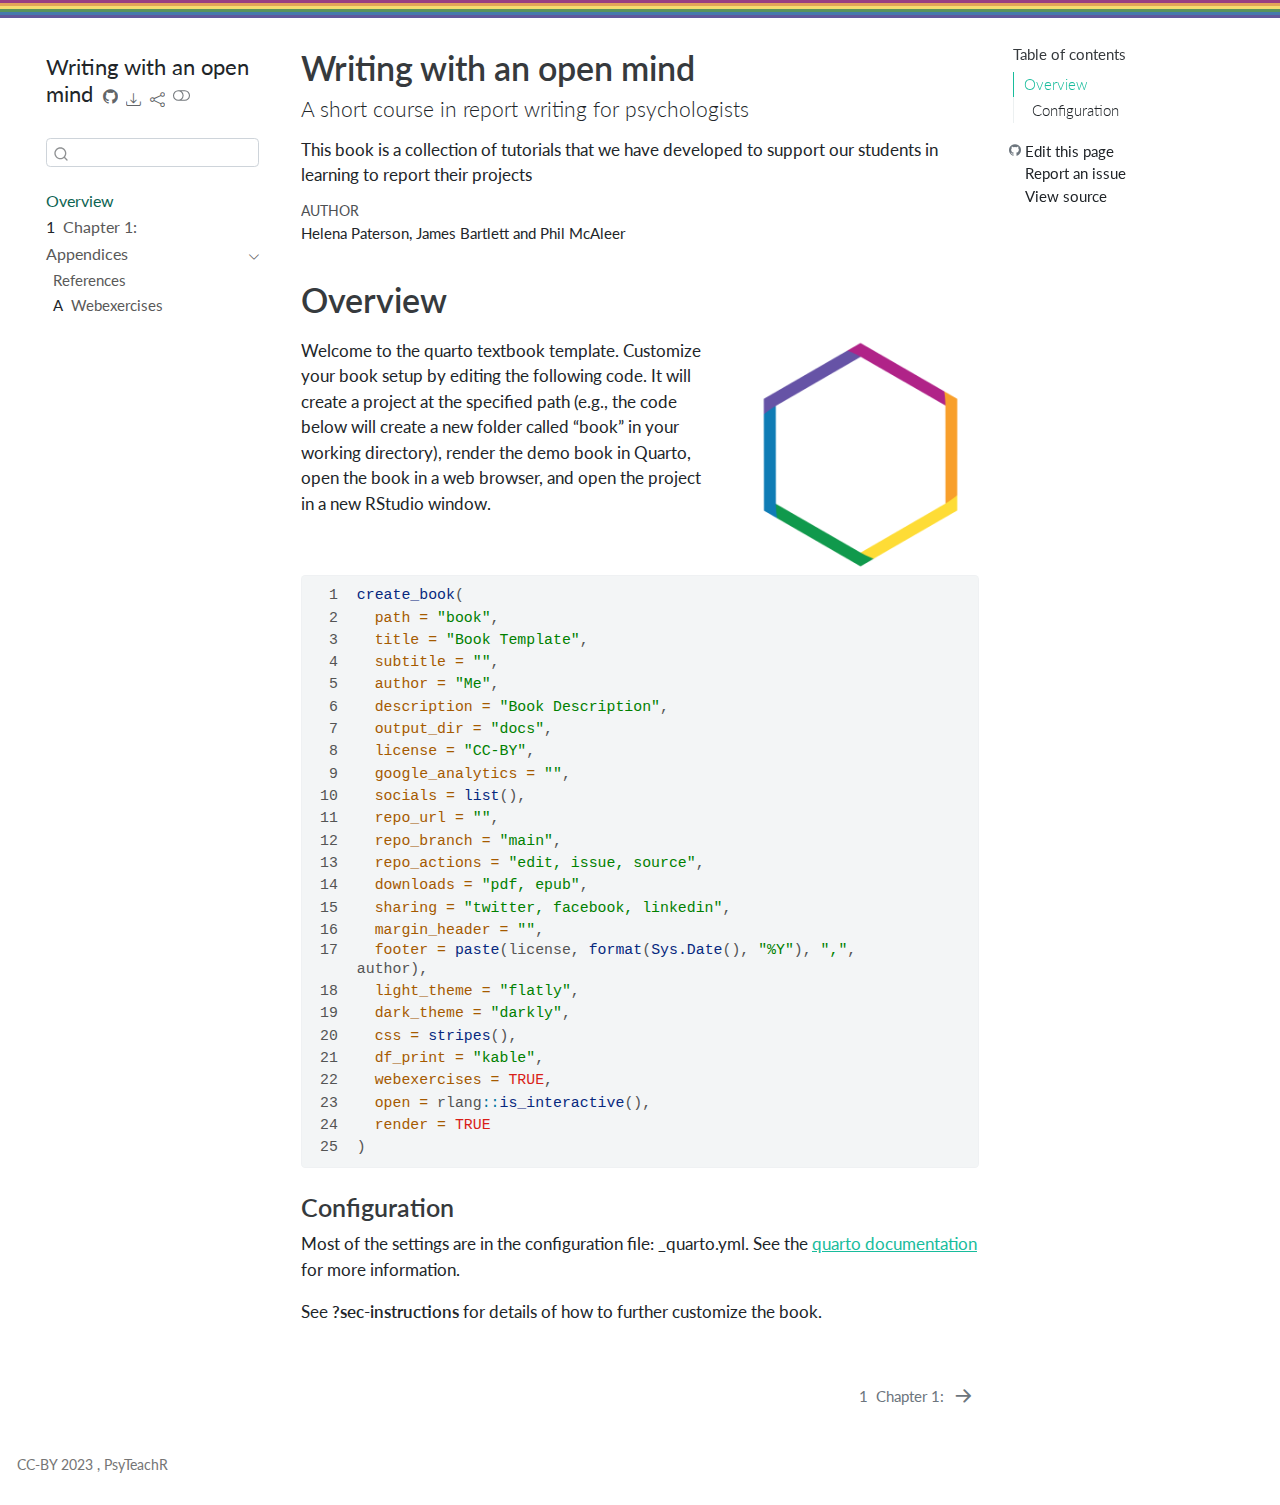
<file: docs/index.html>
<!DOCTYPE html>
<html xmlns="http://www.w3.org/1999/xhtml" lang="en" xml:lang="en"><head>
<meta http-equiv="Content-Type" content="text/html; charset=UTF-8">
<meta charset="utf-8">
<meta name="generator" content="quarto-1.3.353">
<meta name="viewport" content="width=device-width, initial-scale=1.0, user-scalable=yes">
<meta name="author" content="Helena Paterson, James Bartlett and Phil McAleer">
<meta name="description" content="This book is a collection of tutorials that we have developed to support our students in learning to report their projects">
<title>Writing with an open mind</title>
<style>
code{white-space: pre-wrap;}
span.smallcaps{font-variant: small-caps;}
div.columns{display: flex; gap: min(4vw, 1.5em);}
div.column{flex: auto; overflow-x: auto;}
div.hanging-indent{margin-left: 1.5em; text-indent: -1.5em;}
ul.task-list{list-style: none;}
ul.task-list li input[type="checkbox"] {
  width: 0.8em;
  margin: 0 0.8em 0.2em -1em; /* quarto-specific, see https://github.com/quarto-dev/quarto-cli/issues/4556 */ 
  vertical-align: middle;
}
/* CSS for syntax highlighting */
pre > code.sourceCode { white-space: pre; position: relative; }
pre > code.sourceCode > span { display: inline-block; line-height: 1.25; }
pre > code.sourceCode > span:empty { height: 1.2em; }
.sourceCode { overflow: visible; }
code.sourceCode > span { color: inherit; text-decoration: inherit; }
div.sourceCode { margin: 1em 0; }
pre.sourceCode { margin: 0; }
@media screen {
div.sourceCode { overflow: auto; }
}
@media print {
pre > code.sourceCode { white-space: pre-wrap; }
pre > code.sourceCode > span { text-indent: -5em; padding-left: 5em; }
}
pre.numberSource code
  { counter-reset: source-line 0; }
pre.numberSource code > span
  { position: relative; left: -4em; counter-increment: source-line; }
pre.numberSource code > span > a:first-child::before
  { content: counter(source-line);
    position: relative; left: -1em; text-align: right; vertical-align: baseline;
    border: none; display: inline-block;
    -webkit-touch-callout: none; -webkit-user-select: none;
    -khtml-user-select: none; -moz-user-select: none;
    -ms-user-select: none; user-select: none;
    padding: 0 4px; width: 4em;
  }
pre.numberSource { margin-left: 3em;  padding-left: 4px; }
div.sourceCode
  {   }
@media screen {
pre > code.sourceCode > span > a:first-child::before { text-decoration: underline; }
}
</style>

<script src="site_libs/quarto-nav/quarto-nav.js"></script>
<script src="site_libs/quarto-nav/headroom.min.js"></script>
<script src="site_libs/clipboard/clipboard.min.js"></script>
<script src="site_libs/quarto-search/autocomplete.umd.js"></script>
<script src="site_libs/quarto-search/fuse.min.js"></script>
<script src="site_libs/quarto-search/quarto-search.js"></script>
<meta name="quarto:offset" content="./">
<link href="./chapter1.html" rel="next">
<link href="./images/logos/logo.png" rel="icon" type="image/png">
<script src="site_libs/quarto-html/quarto.js"></script>
<script src="site_libs/quarto-html/popper.min.js"></script>
<script src="site_libs/quarto-html/tippy.umd.min.js"></script>
<script src="site_libs/quarto-html/anchor.min.js"></script>
<link href="site_libs/quarto-html/tippy.css" rel="stylesheet">
<link href="site_libs/quarto-html/quarto-syntax-highlighting.css" rel="stylesheet" class="quarto-color-scheme" id="quarto-text-highlighting-styles">
<link href="site_libs/quarto-html/quarto-syntax-highlighting-dark.css" rel="prefetch" class="quarto-color-scheme quarto-color-alternate" id="quarto-text-highlighting-styles">
<script src="site_libs/bootstrap/bootstrap.min.js"></script>
<link href="site_libs/bootstrap/bootstrap-icons.css" rel="stylesheet">
<link href="site_libs/bootstrap/bootstrap.min.css" rel="stylesheet" class="quarto-color-scheme" id="quarto-bootstrap" data-mode="light">
<link href="site_libs/bootstrap/bootstrap-dark.min.css" rel="prefetch" class="quarto-color-scheme quarto-color-alternate" id="quarto-bootstrap" data-mode="dark"><script id="quarto-search-options" type="application/json">{
  "location": "sidebar",
  "copy-button": false,
  "collapse-after": 3,
  "panel-placement": "start",
  "type": "textbox",
  "limit": 20,
  "language": {
    "search-no-results-text": "No results",
    "search-matching-documents-text": "matching documents",
    "search-copy-link-title": "Copy link to search",
    "search-hide-matches-text": "Hide additional matches",
    "search-more-match-text": "more match in this document",
    "search-more-matches-text": "more matches in this document",
    "search-clear-button-title": "Clear",
    "search-detached-cancel-button-title": "Cancel",
    "search-submit-button-title": "Submit"
  }
}</script><script async="" src="https://www.googletagmanager.com/gtag/js?id=G-6NP3MF25W3"></script><script type="text/javascript">

window.dataLayer = window.dataLayer || [];
function gtag(){dataLayer.push(arguments);}
gtag('js', new Date());
gtag('config', 'G-6NP3MF25W3', { 'anonymize_ip': true});
</script><link rel="stylesheet" href="https://use.fontawesome.com/releases/v5.13.0/css/all.css">
<link rel="stylesheet" href="include/booktem.css">
<link rel="stylesheet" href="include/glossary.css">
<link rel="stylesheet" href="include/style.css">
<link rel="stylesheet" href="open_mind_writing/include/webex.css">
</head>
<body class="nav-sidebar floating">

<div id="quarto-search-results"></div>
  <header id="quarto-header" class="headroom fixed-top"><nav class="quarto-secondary-nav"><div class="container-fluid d-flex">
      <button type="button" class="quarto-btn-toggle btn" data-bs-toggle="collapse" data-bs-target="#quarto-sidebar,#quarto-sidebar-glass" aria-controls="quarto-sidebar" aria-expanded="false" aria-label="Toggle sidebar navigation" onclick="if (window.quartoToggleHeadroom) { window.quartoToggleHeadroom(); }">
        <i class="bi bi-layout-text-sidebar-reverse"></i>
      </button>
      <nav class="quarto-page-breadcrumbs" aria-label="breadcrumb"><ol class="breadcrumb"><li class="breadcrumb-item"><a href="./index.html">Overview</a></li></ol></nav>
      <a class="flex-grow-1" role="button" data-bs-toggle="collapse" data-bs-target="#quarto-sidebar,#quarto-sidebar-glass" aria-controls="quarto-sidebar" aria-expanded="false" aria-label="Toggle sidebar navigation" onclick="if (window.quartoToggleHeadroom) { window.quartoToggleHeadroom(); }">      
      </a>
      <button type="button" class="btn quarto-search-button" aria-label="Search" onclick="window.quartoOpenSearch();">
        <i class="bi bi-search"></i>
      </button>
    </div>
  </nav></header><!-- content --><div id="quarto-content" class="quarto-container page-columns page-rows-contents page-layout-article">
<!-- sidebar -->
  <nav id="quarto-sidebar" class="sidebar collapse collapse-horizontal sidebar-navigation floating overflow-auto"><div class="pt-lg-2 mt-2 text-left sidebar-header">
    <div class="sidebar-title mb-0 py-0">
      <a href="./">Writing with an open mind</a> 
        <div class="sidebar-tools-main tools-wide">
    <a href="https://github.com/HelenaPaterson/open_mind_writing" title="Source Code" class="quarto-navigation-tool px-1" aria-label="Source Code"><i class="bi bi-github"></i></a>
    <div class="dropdown">
      <a href="" title="Download" id="quarto-navigation-tool-dropdown-0" class="quarto-navigation-tool dropdown-toggle px-1" data-bs-toggle="dropdown" aria-expanded="false" aria-label="Download"><i class="bi bi-download"></i></a>
      <ul class="dropdown-menu" aria-labelledby="quarto-navigation-tool-dropdown-0">
<li>
            <a class="dropdown-item sidebar-tools-main-item" href="./Writing-with-an-open-mind.pdf">
              <i class="bi bi-bi-file-pdf pe-1"></i>
            Download PDF
            </a>
          </li>
          <li>
            <a class="dropdown-item sidebar-tools-main-item" href="./Writing-with-an-open-mind.epub">
              <i class="bi bi-bi-journal pe-1"></i>
            Download ePub
            </a>
          </li>
      </ul>
</div>
    <div class="dropdown">
      <a href="" title="Share" id="quarto-navigation-tool-dropdown-1" class="quarto-navigation-tool dropdown-toggle px-1" data-bs-toggle="dropdown" aria-expanded="false" aria-label="Share"><i class="bi bi-share"></i></a>
      <ul class="dropdown-menu" aria-labelledby="quarto-navigation-tool-dropdown-1">
<li>
            <a class="dropdown-item sidebar-tools-main-item" href="https://twitter.com/intent/tweet?url=%7Curl%7C">
              <i class="bi bi-bi-twitter pe-1"></i>
            Twitter
            </a>
          </li>
          <li>
            <a class="dropdown-item sidebar-tools-main-item" href="https://www.facebook.com/sharer/sharer.php?u=%7Curl%7C">
              <i class="bi bi-bi-facebook pe-1"></i>
            Facebook
            </a>
          </li>
          <li>
            <a class="dropdown-item sidebar-tools-main-item" href="https://www.linkedin.com/sharing/share-offsite/?url=%7Curl%7C">
              <i class="bi bi-bi-linkedin pe-1"></i>
            LinkedIn
            </a>
          </li>
      </ul>
</div>
  <a href="" class="quarto-color-scheme-toggle quarto-navigation-tool  px-1" onclick="window.quartoToggleColorScheme(); return false;" title="Toggle dark mode"><i class="bi"></i></a>
</div>
    </div>
      </div>
        <div class="mt-2 flex-shrink-0 align-items-center">
        <div class="sidebar-search">
        <div id="quarto-search" class="" title="Search"></div>
        </div>
        </div>
    <div class="sidebar-menu-container"> 
    <ul class="list-unstyled mt-1">
<li class="sidebar-item">
  <div class="sidebar-item-container"> 
  <a href="./index.html" class="sidebar-item-text sidebar-link active">
 <span class="menu-text">Overview</span></a>
  </div>
</li>
        <li class="sidebar-item">
  <div class="sidebar-item-container"> 
  <a href="./chapter1.html" class="sidebar-item-text sidebar-link">
 <span class="menu-text"><span class="chapter-number">1</span>&nbsp; <span class="chapter-title">Chapter 1:</span></span></a>
  </div>
</li>
        <li class="sidebar-item sidebar-item-section">
      <div class="sidebar-item-container"> 
            <a class="sidebar-item-text sidebar-link text-start" data-bs-toggle="collapse" data-bs-target="#quarto-sidebar-section-1" aria-expanded="true">
 <span class="menu-text">Appendices</span></a>
          <a class="sidebar-item-toggle text-start" data-bs-toggle="collapse" data-bs-target="#quarto-sidebar-section-1" aria-expanded="true" aria-label="Toggle section">
            <i class="bi bi-chevron-right ms-2"></i>
          </a> 
      </div>
      <ul id="quarto-sidebar-section-1" class="collapse list-unstyled sidebar-section depth1 show">
<li class="sidebar-item">
  <div class="sidebar-item-container"> 
  <a href="./references.html" class="sidebar-item-text sidebar-link">
 <span class="menu-text">References</span></a>
  </div>
</li>
          <li class="sidebar-item">
  <div class="sidebar-item-container"> 
  <a href="./webexercises.html" class="sidebar-item-text sidebar-link">
 <span class="menu-text"><span class="chapter-number">A</span>&nbsp; <span class="chapter-title">Webexercises</span></span></a>
  </div>
</li>
      </ul>
</li>
    </ul>
</div>
</nav><div id="quarto-sidebar-glass" data-bs-toggle="collapse" data-bs-target="#quarto-sidebar,#quarto-sidebar-glass"></div>
<!-- margin-sidebar -->
    <div id="quarto-margin-sidebar" class="sidebar margin-sidebar">
        <nav id="TOC" role="doc-toc" class="toc-active"><h2 id="toc-title">Table of contents</h2>
   
  <ul>
<li>
<a href="#overview" id="toc-overview" class="nav-link active" data-scroll-target="#overview">Overview</a>
  <ul class="collapse">
<li><a href="#sec-config" id="toc-sec-config" class="nav-link" data-scroll-target="#sec-config">Configuration</a></li>
  </ul>
</li>
  </ul><div class="toc-actions"><div><i class="bi bi-github"></i></div><div class="action-links"><p><a href="https://github.com/HelenaPaterson/open_mind_writing/edit/main/index.qmd" class="toc-action">Edit this page</a></p><p><a href="https://github.com/HelenaPaterson/open_mind_writing/issues/new" class="toc-action">Report an issue</a></p><p><a href="https://github.com/HelenaPaterson/open_mind_writing/blob/main/index.qmd" class="toc-action">View source</a></p></div></div></nav>
    </div>
<!-- main -->
<main class="content" id="quarto-document-content"><header id="title-block-header" class="quarto-title-block default"><div class="quarto-title">
<h1 class="title">Writing with an open mind</h1>
<p class="subtitle lead">A short course in report writing for psychologists</p>
</div>

<div>
  <div class="description">
    This book is a collection of tutorials that we have developed to support our students in learning to report their projects
  </div>
</div>


<div class="quarto-title-meta">

    <div>
    <div class="quarto-title-meta-heading">Author</div>
    <div class="quarto-title-meta-contents">
             <p>Helena Paterson, James Bartlett and Phil McAleer </p>
          </div>
  </div>
    
  
    
  </div>
  

</header>
<section id="overview" class="level1 unnumbered"><h1 class="unnumbered">Overview</h1><p><img src="images/logos/logo.png" title="Writing with an open mind" class="quarto-cover-image img-fluid"></p>
<p>Welcome to the quarto textbook template. Customize your book setup by editing the following code. It will create a project at the specified path (e.g., the code below will create a new folder called “book” in your working directory), render the demo book in Quarto, open the book in a web browser, and open the project in a new RStudio window.</p>
<div class="cell" data-layout-align="center">
<div class="sourceCode cell-code" id="cb1"><pre class="sourceCode numberSource r number-lines code-with-copy"><code class="sourceCode r"><span id="cb1-1"><a href="#cb1-1"></a><span class="fu">create_book</span>(</span>
<span id="cb1-2"><a href="#cb1-2"></a>  <span class="at">path =</span> <span class="st">"book"</span>,</span>
<span id="cb1-3"><a href="#cb1-3"></a>  <span class="at">title =</span> <span class="st">"Book Template"</span>,</span>
<span id="cb1-4"><a href="#cb1-4"></a>  <span class="at">subtitle =</span> <span class="st">""</span>,</span>
<span id="cb1-5"><a href="#cb1-5"></a>  <span class="at">author =</span> <span class="st">"Me"</span>,</span>
<span id="cb1-6"><a href="#cb1-6"></a>  <span class="at">description =</span> <span class="st">"Book Description"</span>,</span>
<span id="cb1-7"><a href="#cb1-7"></a>  <span class="at">output_dir =</span> <span class="st">"docs"</span>,</span>
<span id="cb1-8"><a href="#cb1-8"></a>  <span class="at">license =</span> <span class="st">"CC-BY"</span>,</span>
<span id="cb1-9"><a href="#cb1-9"></a>  <span class="at">google_analytics =</span> <span class="st">""</span>,</span>
<span id="cb1-10"><a href="#cb1-10"></a>  <span class="at">socials =</span> <span class="fu">list</span>(),</span>
<span id="cb1-11"><a href="#cb1-11"></a>  <span class="at">repo_url =</span> <span class="st">""</span>,</span>
<span id="cb1-12"><a href="#cb1-12"></a>  <span class="at">repo_branch =</span> <span class="st">"main"</span>,</span>
<span id="cb1-13"><a href="#cb1-13"></a>  <span class="at">repo_actions =</span> <span class="st">"edit, issue, source"</span>,</span>
<span id="cb1-14"><a href="#cb1-14"></a>  <span class="at">downloads =</span> <span class="st">"pdf, epub"</span>,</span>
<span id="cb1-15"><a href="#cb1-15"></a>  <span class="at">sharing =</span> <span class="st">"twitter, facebook, linkedin"</span>,</span>
<span id="cb1-16"><a href="#cb1-16"></a>  <span class="at">margin_header =</span> <span class="st">""</span>,</span>
<span id="cb1-17"><a href="#cb1-17"></a>  <span class="at">footer =</span> <span class="fu">paste</span>(license, <span class="fu">format</span>(<span class="fu">Sys.Date</span>(), <span class="st">"%Y"</span>), <span class="st">","</span>, author),</span>
<span id="cb1-18"><a href="#cb1-18"></a>  <span class="at">light_theme =</span> <span class="st">"flatly"</span>,</span>
<span id="cb1-19"><a href="#cb1-19"></a>  <span class="at">dark_theme =</span> <span class="st">"darkly"</span>,</span>
<span id="cb1-20"><a href="#cb1-20"></a>  <span class="at">css =</span> <span class="fu">stripes</span>(),</span>
<span id="cb1-21"><a href="#cb1-21"></a>  <span class="at">df_print =</span> <span class="st">"kable"</span>,</span>
<span id="cb1-22"><a href="#cb1-22"></a>  <span class="at">webexercises =</span> <span class="cn">TRUE</span>,</span>
<span id="cb1-23"><a href="#cb1-23"></a>  <span class="at">open =</span> rlang<span class="sc">::</span><span class="fu">is_interactive</span>(),</span>
<span id="cb1-24"><a href="#cb1-24"></a>  <span class="at">render =</span> <span class="cn">TRUE</span></span>
<span id="cb1-25"><a href="#cb1-25"></a>)</span></code><button title="Copy to Clipboard" class="code-copy-button"><i class="bi"></i></button></pre></div>
</div>
<section id="sec-config" class="level3"><h3 class="anchored" data-anchor-id="sec-config">Configuration</h3>
<p>Most of the settings are in the configuration file: <path>_quarto.yml</path>. See the <a href="https://quarto.org/docs/books/#config-file" target="_blank">quarto documentation</a> for more information.</p>
<p>See <span class="quarto-unresolved-ref">?sec-instructions</span> for details of how to further customize the book.</p>


</section></section></main><!-- /main --><script>
// open rdrr links externally ----

var exlinks = document.querySelectorAll("a[href^='https://rdrr.io']");
var exlink_func = function(){
  window.open(this.href);
  return false;
};
for (var i = 0; i < exlinks.length; i++) {
    exlinks[i].addEventListener('click', exlink_func, false);
}

// visible second sidebar in mobile ----

function move_sidebar() {
  var toc = document.getElementById("TOC");
  var small_sidebar = document.querySelector("#quarto-sidebar .sidebar-menu-container");
  var right_sidebar = document.getElementById("quarto-margin-sidebar");

  if (window.innerWidth < 768) {
    small_sidebar.append(toc);
  } else {
    right_sidebar.append(toc);
  }
}
move_sidebar();
window.onresize = move_sidebar;
</script><script>

/* update total correct if #webex-total_correct exists */
update_total_correct = function() {
  console.log("webex: update total_correct");

  var t = document.getElementsByClassName("webex-total_correct");
  for (var i = 0; i < t.length; i++) {
    p = t[i].parentElement;
    var correct = p.getElementsByClassName("webex-correct").length;
    var solvemes = p.getElementsByClassName("webex-solveme").length;
    var radiogroups = p.getElementsByClassName("webex-radiogroup").length;
    var selects = p.getElementsByClassName("webex-select").length;

    t[i].innerHTML = correct + " of " + (solvemes + radiogroups + selects) + " correct";
  }
}

/* webex-solution button toggling function */
b_func = function() {
  console.log("webex: toggle hide");

  var cl = this.parentElement.classList;
  if (cl.contains('open')) {
    cl.remove("open");
  } else {
    cl.add("open");
  }
}

/* check answers */
check_func = function() {
  console.log("webex: check answers");

  var cl = this.parentElement.classList;
  if (cl.contains('unchecked')) {
    cl.remove("unchecked");
    this.innerHTML = "Hide Answers";
  } else {
    cl.add("unchecked");
    this.innerHTML = "Show Answers";
  }
}

/* function for checking solveme answers */
solveme_func = function(e) {
  console.log("webex: check solveme");

  var real_answers = JSON.parse(this.dataset.answer);
  var my_answer = this.value;
  var cl = this.classList;
  if (cl.contains("ignorecase")) {
    my_answer = my_answer.toLowerCase();
  }
  if (cl.contains("nospaces")) {
    my_answer = my_answer.replace(/ /g, "")
  }

  if (my_answer == "") {
    cl.remove("webex-correct");
    cl.remove("webex-incorrect");
  } else if (real_answers.includes(my_answer)) {
    cl.add("webex-correct");
    cl.remove("webex-incorrect");
  } else {
    cl.add("webex-incorrect");
    cl.remove("webex-correct");
  }

  // match numeric answers within a specified tolerance
  if(this.dataset.tol > 0){
    var tol = JSON.parse(this.dataset.tol);
    var matches = real_answers.map(x => Math.abs(x - my_answer) < tol)
    if (matches.reduce((a, b) => a + b, 0) > 0) {
      cl.add("webex-correct");
    } else {
      cl.remove("webex-correct");
    }
  }

  // added regex bit
  if (cl.contains("regex")){
    answer_regex = RegExp(real_answers.join("|"))
    if (answer_regex.test(my_answer)) {
      cl.add("webex-correct");
    }
  }

  update_total_correct();
}

/* function for checking select answers */
select_func = function(e) {
  console.log("webex: check select");

  var cl = this.classList

  /* add style */
  cl.remove("webex-incorrect");
  cl.remove("webex-correct");
  if (this.value == "answer") {
    cl.add("webex-correct");
  } else if (this.value != "blank") {
    cl.add("webex-incorrect");
  }

  update_total_correct();
}

/* function for checking radiogroups answers */
radiogroups_func = function(e) {
  console.log("webex: check radiogroups");

  var checked_button = document.querySelector('input[name=' + this.id + ']:checked');
  var cl = checked_button.parentElement.classList;
  var labels = checked_button.parentElement.parentElement.children;

  /* get rid of styles */
  for (i = 0; i < labels.length; i++) {
    labels[i].classList.remove("webex-incorrect");
    labels[i].classList.remove("webex-correct");
  }

  /* add style */
  if (checked_button.value == "answer") {
    cl.add("webex-correct");
  } else {
    cl.add("webex-incorrect");
  }

  update_total_correct();
}

window.onload = function() {
  console.log("webex onload");
  /* set up solution buttons */
  var buttons = document.getElementsByTagName("button");

  for (var i = 0; i < buttons.length; i++) {
    if (buttons[i].parentElement.classList.contains('webex-solution')) {
      buttons[i].onclick = b_func;
    }
  }

  var check_sections = document.getElementsByClassName("webex-check");
  console.log("check:", check_sections.length);
  for (var i = 0; i < check_sections.length; i++) {
    check_sections[i].classList.add("unchecked");

    let btn = document.createElement("button");
    btn.innerHTML = "Show Answers";
    btn.classList.add("webex-check-button");
    btn.onclick = check_func;
    check_sections[i].appendChild(btn);

    let spn = document.createElement("span");
    spn.classList.add("webex-total_correct");
    check_sections[i].appendChild(spn);
  }

  /* set up webex-solveme inputs */
  var solveme = document.getElementsByClassName("webex-solveme");

  for (var i = 0; i < solveme.length; i++) {
    /* make sure input boxes don't auto-anything */
    solveme[i].setAttribute("autocomplete","off");
    solveme[i].setAttribute("autocorrect", "off");
    solveme[i].setAttribute("autocapitalize", "off");
    solveme[i].setAttribute("spellcheck", "false");
    solveme[i].value = "";

    /* adjust answer for ignorecase or nospaces */
    var cl = solveme[i].classList;
    var real_answer = solveme[i].dataset.answer;
    if (cl.contains("ignorecase")) {
      real_answer = real_answer.toLowerCase();
    }
    if (cl.contains("nospaces")) {
      real_answer = real_answer.replace(/ /g, "");
    }
    solveme[i].dataset.answer = real_answer;

    /* attach checking function */
    solveme[i].onkeyup = solveme_func;
    solveme[i].onchange = solveme_func;

    solveme[i].insertAdjacentHTML("afterend", " <span class='webex-icon'></span>")
  }

  /* set up radiogroups */
  var radiogroups = document.getElementsByClassName("webex-radiogroup");
  for (var i = 0; i < radiogroups.length; i++) {
    radiogroups[i].onchange = radiogroups_func;
  }

  /* set up selects */
  var selects = document.getElementsByClassName("webex-select");
  for (var i = 0; i < selects.length; i++) {
    selects[i].onchange = select_func;
    selects[i].insertAdjacentHTML("afterend", " <span class='webex-icon'></span>")
  }

  update_total_correct();
}

</script><script id="quarto-html-after-body" type="application/javascript">
window.document.addEventListener("DOMContentLoaded", function (event) {
  const toggleBodyColorMode = (bsSheetEl) => {
    const mode = bsSheetEl.getAttribute("data-mode");
    const bodyEl = window.document.querySelector("body");
    if (mode === "dark") {
      bodyEl.classList.add("quarto-dark");
      bodyEl.classList.remove("quarto-light");
    } else {
      bodyEl.classList.add("quarto-light");
      bodyEl.classList.remove("quarto-dark");
    }
  }
  const toggleBodyColorPrimary = () => {
    const bsSheetEl = window.document.querySelector("link#quarto-bootstrap");
    if (bsSheetEl) {
      toggleBodyColorMode(bsSheetEl);
    }
  }
  toggleBodyColorPrimary();  
  const disableStylesheet = (stylesheets) => {
    for (let i=0; i < stylesheets.length; i++) {
      const stylesheet = stylesheets[i];
      stylesheet.rel = 'prefetch';
    }
  }
  const enableStylesheet = (stylesheets) => {
    for (let i=0; i < stylesheets.length; i++) {
      const stylesheet = stylesheets[i];
      stylesheet.rel = 'stylesheet';
    }
  }
  const manageTransitions = (selector, allowTransitions) => {
    const els = window.document.querySelectorAll(selector);
    for (let i=0; i < els.length; i++) {
      const el = els[i];
      if (allowTransitions) {
        el.classList.remove('notransition');
      } else {
        el.classList.add('notransition');
      }
    }
  }
  const toggleColorMode = (alternate) => {
    // Switch the stylesheets
    const alternateStylesheets = window.document.querySelectorAll('link.quarto-color-scheme.quarto-color-alternate');
    manageTransitions('#quarto-margin-sidebar .nav-link', false);
    if (alternate) {
      enableStylesheet(alternateStylesheets);
      for (const sheetNode of alternateStylesheets) {
        if (sheetNode.id === "quarto-bootstrap") {
          toggleBodyColorMode(sheetNode);
        }
      }
    } else {
      disableStylesheet(alternateStylesheets);
      toggleBodyColorPrimary();
    }
    manageTransitions('#quarto-margin-sidebar .nav-link', true);
    // Switch the toggles
    const toggles = window.document.querySelectorAll('.quarto-color-scheme-toggle');
    for (let i=0; i < toggles.length; i++) {
      const toggle = toggles[i];
      if (toggle) {
        if (alternate) {
          toggle.classList.add("alternate");     
        } else {
          toggle.classList.remove("alternate");
        }
      }
    }
    // Hack to workaround the fact that safari doesn't
    // properly recolor the scrollbar when toggling (#1455)
    if (navigator.userAgent.indexOf('Safari') > 0 && navigator.userAgent.indexOf('Chrome') == -1) {
      manageTransitions("body", false);
      window.scrollTo(0, 1);
      setTimeout(() => {
        window.scrollTo(0, 0);
        manageTransitions("body", true);
      }, 40);  
    }
  }
  const isFileUrl = () => { 
    return window.location.protocol === 'file:';
  }
  const hasAlternateSentinel = () => {  
    let styleSentinel = getColorSchemeSentinel();
    if (styleSentinel !== null) {
      return styleSentinel === "alternate";
    } else {
      return false;
    }
  }
  const setStyleSentinel = (alternate) => {
    const value = alternate ? "alternate" : "default";
    if (!isFileUrl()) {
      window.localStorage.setItem("quarto-color-scheme", value);
    } else {
      localAlternateSentinel = value;
    }
  }
  const getColorSchemeSentinel = () => {
    if (!isFileUrl()) {
      const storageValue = window.localStorage.getItem("quarto-color-scheme");
      return storageValue != null ? storageValue : localAlternateSentinel;
    } else {
      return localAlternateSentinel;
    }
  }
  let localAlternateSentinel = 'default';
  // Dark / light mode switch
  window.quartoToggleColorScheme = () => {
    // Read the current dark / light value 
    let toAlternate = !hasAlternateSentinel();
    toggleColorMode(toAlternate);
    setStyleSentinel(toAlternate);
  };
  // Ensure there is a toggle, if there isn't float one in the top right
  if (window.document.querySelector('.quarto-color-scheme-toggle') === null) {
    const a = window.document.createElement('a');
    a.classList.add('top-right');
    a.classList.add('quarto-color-scheme-toggle');
    a.href = "";
    a.onclick = function() { try { window.quartoToggleColorScheme(); } catch {} return false; };
    const i = window.document.createElement("i");
    i.classList.add('bi');
    a.appendChild(i);
    window.document.body.appendChild(a);
  }
  // Switch to dark mode if need be
  if (hasAlternateSentinel()) {
    toggleColorMode(true);
  } else {
    toggleColorMode(false);
  }
  const icon = "";
  const anchorJS = new window.AnchorJS();
  anchorJS.options = {
    placement: 'right',
    icon: icon
  };
  anchorJS.add('.anchored');
  const isCodeAnnotation = (el) => {
    for (const clz of el.classList) {
      if (clz.startsWith('code-annotation-')) {                     
        return true;
      }
    }
    return false;
  }
  const clipboard = new window.ClipboardJS('.code-copy-button', {
    text: function(trigger) {
      const codeEl = trigger.previousElementSibling.cloneNode(true);
      for (const childEl of codeEl.children) {
        if (isCodeAnnotation(childEl)) {
          childEl.remove();
        }
      }
      return codeEl.innerText;
    }
  });
  clipboard.on('success', function(e) {
    // button target
    const button = e.trigger;
    // don't keep focus
    button.blur();
    // flash "checked"
    button.classList.add('code-copy-button-checked');
    var currentTitle = button.getAttribute("title");
    button.setAttribute("title", "Copied!");
    let tooltip;
    if (window.bootstrap) {
      button.setAttribute("data-bs-toggle", "tooltip");
      button.setAttribute("data-bs-placement", "left");
      button.setAttribute("data-bs-title", "Copied!");
      tooltip = new bootstrap.Tooltip(button, 
        { trigger: "manual", 
          customClass: "code-copy-button-tooltip",
          offset: [0, -8]});
      tooltip.show();    
    }
    setTimeout(function() {
      if (tooltip) {
        tooltip.hide();
        button.removeAttribute("data-bs-title");
        button.removeAttribute("data-bs-toggle");
        button.removeAttribute("data-bs-placement");
      }
      button.setAttribute("title", currentTitle);
      button.classList.remove('code-copy-button-checked');
    }, 1000);
    // clear code selection
    e.clearSelection();
  });
  function tippyHover(el, contentFn) {
    const config = {
      allowHTML: true,
      content: contentFn,
      maxWidth: 500,
      delay: 100,
      arrow: false,
      appendTo: function(el) {
          return el.parentElement;
      },
      interactive: true,
      interactiveBorder: 10,
      theme: 'quarto',
      placement: 'bottom-start'
    };
    window.tippy(el, config); 
  }
  const noterefs = window.document.querySelectorAll('a[role="doc-noteref"]');
  for (var i=0; i<noterefs.length; i++) {
    const ref = noterefs[i];
    tippyHover(ref, function() {
      // use id or data attribute instead here
      let href = ref.getAttribute('data-footnote-href') || ref.getAttribute('href');
      try { href = new URL(href).hash; } catch {}
      const id = href.replace(/^#\/?/, "");
      const note = window.document.getElementById(id);
      return note.innerHTML;
    });
  }
      let selectedAnnoteEl;
      const selectorForAnnotation = ( cell, annotation) => {
        let cellAttr = 'data-code-cell="' + cell + '"';
        let lineAttr = 'data-code-annotation="' +  annotation + '"';
        const selector = 'span[' + cellAttr + '][' + lineAttr + ']';
        return selector;
      }
      const selectCodeLines = (annoteEl) => {
        const doc = window.document;
        const targetCell = annoteEl.getAttribute("data-target-cell");
        const targetAnnotation = annoteEl.getAttribute("data-target-annotation");
        const annoteSpan = window.document.querySelector(selectorForAnnotation(targetCell, targetAnnotation));
        const lines = annoteSpan.getAttribute("data-code-lines").split(",");
        const lineIds = lines.map((line) => {
          return targetCell + "-" + line;
        })
        let top = null;
        let height = null;
        let parent = null;
        if (lineIds.length > 0) {
            //compute the position of the single el (top and bottom and make a div)
            const el = window.document.getElementById(lineIds[0]);
            top = el.offsetTop;
            height = el.offsetHeight;
            parent = el.parentElement.parentElement;
          if (lineIds.length > 1) {
            const lastEl = window.document.getElementById(lineIds[lineIds.length - 1]);
            const bottom = lastEl.offsetTop + lastEl.offsetHeight;
            height = bottom - top;
          }
          if (top !== null && height !== null && parent !== null) {
            // cook up a div (if necessary) and position it 
            let div = window.document.getElementById("code-annotation-line-highlight");
            if (div === null) {
              div = window.document.createElement("div");
              div.setAttribute("id", "code-annotation-line-highlight");
              div.style.position = 'absolute';
              parent.appendChild(div);
            }
            div.style.top = top - 2 + "px";
            div.style.height = height + 4 + "px";
            let gutterDiv = window.document.getElementById("code-annotation-line-highlight-gutter");
            if (gutterDiv === null) {
              gutterDiv = window.document.createElement("div");
              gutterDiv.setAttribute("id", "code-annotation-line-highlight-gutter");
              gutterDiv.style.position = 'absolute';
              const codeCell = window.document.getElementById(targetCell);
              const gutter = codeCell.querySelector('.code-annotation-gutter');
              gutter.appendChild(gutterDiv);
            }
            gutterDiv.style.top = top - 2 + "px";
            gutterDiv.style.height = height + 4 + "px";
          }
          selectedAnnoteEl = annoteEl;
        }
      };
      const unselectCodeLines = () => {
        const elementsIds = ["code-annotation-line-highlight", "code-annotation-line-highlight-gutter"];
        elementsIds.forEach((elId) => {
          const div = window.document.getElementById(elId);
          if (div) {
            div.remove();
          }
        });
        selectedAnnoteEl = undefined;
      };
      // Attach click handler to the DT
      const annoteDls = window.document.querySelectorAll('dt[data-target-cell]');
      for (const annoteDlNode of annoteDls) {
        annoteDlNode.addEventListener('click', (event) => {
          const clickedEl = event.target;
          if (clickedEl !== selectedAnnoteEl) {
            unselectCodeLines();
            const activeEl = window.document.querySelector('dt[data-target-cell].code-annotation-active');
            if (activeEl) {
              activeEl.classList.remove('code-annotation-active');
            }
            selectCodeLines(clickedEl);
            clickedEl.classList.add('code-annotation-active');
          } else {
            // Unselect the line
            unselectCodeLines();
            clickedEl.classList.remove('code-annotation-active');
          }
        });
      }
  const findCites = (el) => {
    const parentEl = el.parentElement;
    if (parentEl) {
      const cites = parentEl.dataset.cites;
      if (cites) {
        return {
          el,
          cites: cites.split(' ')
        };
      } else {
        return findCites(el.parentElement)
      }
    } else {
      return undefined;
    }
  };
  var bibliorefs = window.document.querySelectorAll('a[role="doc-biblioref"]');
  for (var i=0; i<bibliorefs.length; i++) {
    const ref = bibliorefs[i];
    const citeInfo = findCites(ref);
    if (citeInfo) {
      tippyHover(citeInfo.el, function() {
        var popup = window.document.createElement('div');
        citeInfo.cites.forEach(function(cite) {
          var citeDiv = window.document.createElement('div');
          citeDiv.classList.add('hanging-indent');
          citeDiv.classList.add('csl-entry');
          var biblioDiv = window.document.getElementById('ref-' + cite);
          if (biblioDiv) {
            citeDiv.innerHTML = biblioDiv.innerHTML;
          }
          popup.appendChild(citeDiv);
        });
        return popup.innerHTML;
      });
    }
  }
});
</script><nav class="page-navigation"><div class="nav-page nav-page-previous">
  </div>
  <div class="nav-page nav-page-next">
      <a href="./chapter1.html" class="pagination-link">
        <span class="nav-page-text"><span class="chapter-number">1</span>&nbsp; <span class="chapter-title">Chapter 1:</span></span> <i class="bi bi-arrow-right-short"></i>
      </a>
  </div>
</nav>
</div> <!-- /content -->
<footer class="footer"><div class="nav-footer">
    <div class="nav-footer-left">CC-BY 2023 , PsyTeachR</div>   
    <div class="nav-footer-center">
      &nbsp;
    </div>
    <div class="nav-footer-right">
      &nbsp;
    </div>
  </div>
</footer>


</body></html>
</file>
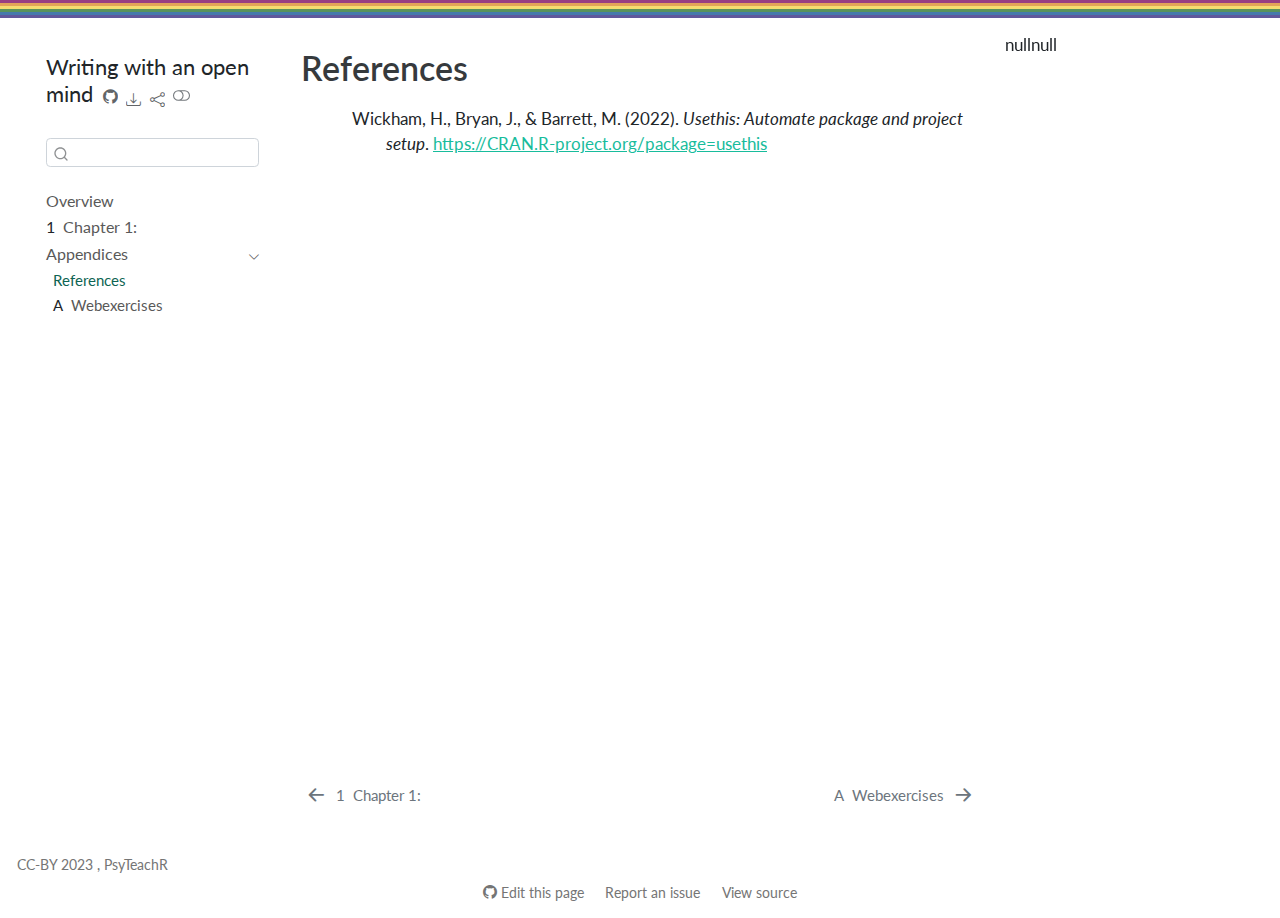
<file: docs/references.html>
<!DOCTYPE html>
<html xmlns="http://www.w3.org/1999/xhtml" lang="en" xml:lang="en"><head>

<meta charset="utf-8">
<meta name="generator" content="quarto-1.3.353">

<meta name="viewport" content="width=device-width, initial-scale=1.0, user-scalable=yes">

<meta name="description" content="This book is a collection of tutorials that we have developed to support our students in learning to report their projects">

<title>Writing with an open mind - References</title>
<style>
code{white-space: pre-wrap;}
span.smallcaps{font-variant: small-caps;}
div.columns{display: flex; gap: min(4vw, 1.5em);}
div.column{flex: auto; overflow-x: auto;}
div.hanging-indent{margin-left: 1.5em; text-indent: -1.5em;}
ul.task-list{list-style: none;}
ul.task-list li input[type="checkbox"] {
  width: 0.8em;
  margin: 0 0.8em 0.2em -1em; /* quarto-specific, see https://github.com/quarto-dev/quarto-cli/issues/4556 */ 
  vertical-align: middle;
}
/* CSS for citations */
div.csl-bib-body { }
div.csl-entry {
  clear: both;
}
.hanging-indent div.csl-entry {
  margin-left:2em;
  text-indent:-2em;
}
div.csl-left-margin {
  min-width:2em;
  float:left;
}
div.csl-right-inline {
  margin-left:2em;
  padding-left:1em;
}
div.csl-indent {
  margin-left: 2em;
}</style>


<script src="site_libs/quarto-nav/quarto-nav.js"></script>
<script src="site_libs/quarto-nav/headroom.min.js"></script>
<script src="site_libs/clipboard/clipboard.min.js"></script>
<script src="site_libs/quarto-search/autocomplete.umd.js"></script>
<script src="site_libs/quarto-search/fuse.min.js"></script>
<script src="site_libs/quarto-search/quarto-search.js"></script>
<meta name="quarto:offset" content="./">
<link href="./webexercises.html" rel="next">
<link href="./chapter1.html" rel="prev">
<link href="./images/logos/logo.png" rel="icon" type="image/png">
<script src="site_libs/quarto-html/quarto.js"></script>
<script src="site_libs/quarto-html/popper.min.js"></script>
<script src="site_libs/quarto-html/tippy.umd.min.js"></script>
<script src="site_libs/quarto-html/anchor.min.js"></script>
<link href="site_libs/quarto-html/tippy.css" rel="stylesheet">
<link href="site_libs/quarto-html/quarto-syntax-highlighting.css" rel="stylesheet" class="quarto-color-scheme" id="quarto-text-highlighting-styles">
<link href="site_libs/quarto-html/quarto-syntax-highlighting-dark.css" rel="prefetch" class="quarto-color-scheme quarto-color-alternate" id="quarto-text-highlighting-styles">
<script src="site_libs/bootstrap/bootstrap.min.js"></script>
<link href="site_libs/bootstrap/bootstrap-icons.css" rel="stylesheet">
<link href="site_libs/bootstrap/bootstrap.min.css" rel="stylesheet" class="quarto-color-scheme" id="quarto-bootstrap" data-mode="light">
<link href="site_libs/bootstrap/bootstrap-dark.min.css" rel="prefetch" class="quarto-color-scheme quarto-color-alternate" id="quarto-bootstrap" data-mode="dark">
<script id="quarto-search-options" type="application/json">{
  "location": "sidebar",
  "copy-button": false,
  "collapse-after": 3,
  "panel-placement": "start",
  "type": "textbox",
  "limit": 20,
  "language": {
    "search-no-results-text": "No results",
    "search-matching-documents-text": "matching documents",
    "search-copy-link-title": "Copy link to search",
    "search-hide-matches-text": "Hide additional matches",
    "search-more-match-text": "more match in this document",
    "search-more-matches-text": "more matches in this document",
    "search-clear-button-title": "Clear",
    "search-detached-cancel-button-title": "Cancel",
    "search-submit-button-title": "Submit"
  }
}</script>
<script async="" src="https://www.googletagmanager.com/gtag/js?id=G-6NP3MF25W3"></script>

<script type="text/javascript">

window.dataLayer = window.dataLayer || [];
function gtag(){dataLayer.push(arguments);}
gtag('js', new Date());
gtag('config', 'G-6NP3MF25W3', { 'anonymize_ip': true});
</script>


<link rel="stylesheet" href="https://use.fontawesome.com/releases/v5.13.0/css/all.css">
<link rel="stylesheet" href="include/booktem.css">
<link rel="stylesheet" href="include/glossary.css">
<link rel="stylesheet" href="include/style.css">
<link rel="stylesheet" href="open_mind_writing/include/webex.css">
</head>

<body class="nav-sidebar floating">

<div id="quarto-search-results"></div>
  <header id="quarto-header" class="headroom fixed-top">
  <nav class="quarto-secondary-nav">
    <div class="container-fluid d-flex">
      <button type="button" class="quarto-btn-toggle btn" data-bs-toggle="collapse" data-bs-target="#quarto-sidebar,#quarto-sidebar-glass" aria-controls="quarto-sidebar" aria-expanded="false" aria-label="Toggle sidebar navigation" onclick="if (window.quartoToggleHeadroom) { window.quartoToggleHeadroom(); }">
        <i class="bi bi-layout-text-sidebar-reverse"></i>
      </button>
      <nav class="quarto-page-breadcrumbs" aria-label="breadcrumb"><ol class="breadcrumb"><li class="breadcrumb-item"><a href="./references.html">Appendices</a></li><li class="breadcrumb-item"><a href="./references.html">References</a></li></ol></nav>
      <a class="flex-grow-1" role="button" data-bs-toggle="collapse" data-bs-target="#quarto-sidebar,#quarto-sidebar-glass" aria-controls="quarto-sidebar" aria-expanded="false" aria-label="Toggle sidebar navigation" onclick="if (window.quartoToggleHeadroom) { window.quartoToggleHeadroom(); }">      
      </a>
      <button type="button" class="btn quarto-search-button" aria-label="Search" onclick="window.quartoOpenSearch();">
        <i class="bi bi-search"></i>
      </button>
    </div>
  </nav>
</header>
<!-- content -->
<div id="quarto-content" class="quarto-container page-columns page-rows-contents page-layout-article">
<!-- sidebar -->
  <nav id="quarto-sidebar" class="sidebar collapse collapse-horizontal sidebar-navigation floating overflow-auto">
    <div class="pt-lg-2 mt-2 text-left sidebar-header">
    <div class="sidebar-title mb-0 py-0">
      <a href="./">Writing with an open mind</a> 
        <div class="sidebar-tools-main tools-wide">
    <a href="https://github.com/HelenaPaterson/open_mind_writing" title="Source Code" class="quarto-navigation-tool px-1" aria-label="Source Code"><i class="bi bi-github"></i></a>
    <div class="dropdown">
      <a href="" title="Download" id="quarto-navigation-tool-dropdown-0" class="quarto-navigation-tool dropdown-toggle px-1" data-bs-toggle="dropdown" aria-expanded="false" aria-label="Download"><i class="bi bi-download"></i></a>
      <ul class="dropdown-menu" aria-labelledby="quarto-navigation-tool-dropdown-0">
          <li>
            <a class="dropdown-item sidebar-tools-main-item" href="./Writing-with-an-open-mind.pdf">
              <i class="bi bi-bi-file-pdf pe-1"></i>
            Download PDF
            </a>
          </li>
          <li>
            <a class="dropdown-item sidebar-tools-main-item" href="./Writing-with-an-open-mind.epub">
              <i class="bi bi-bi-journal pe-1"></i>
            Download ePub
            </a>
          </li>
      </ul>
    </div>
    <div class="dropdown">
      <a href="" title="Share" id="quarto-navigation-tool-dropdown-1" class="quarto-navigation-tool dropdown-toggle px-1" data-bs-toggle="dropdown" aria-expanded="false" aria-label="Share"><i class="bi bi-share"></i></a>
      <ul class="dropdown-menu" aria-labelledby="quarto-navigation-tool-dropdown-1">
          <li>
            <a class="dropdown-item sidebar-tools-main-item" href="https://twitter.com/intent/tweet?url=|url|">
              <i class="bi bi-bi-twitter pe-1"></i>
            Twitter
            </a>
          </li>
          <li>
            <a class="dropdown-item sidebar-tools-main-item" href="https://www.facebook.com/sharer/sharer.php?u=|url|">
              <i class="bi bi-bi-facebook pe-1"></i>
            Facebook
            </a>
          </li>
          <li>
            <a class="dropdown-item sidebar-tools-main-item" href="https://www.linkedin.com/sharing/share-offsite/?url=|url|">
              <i class="bi bi-bi-linkedin pe-1"></i>
            LinkedIn
            </a>
          </li>
      </ul>
    </div>
  <a href="" class="quarto-color-scheme-toggle quarto-navigation-tool  px-1" onclick="window.quartoToggleColorScheme(); return false;" title="Toggle dark mode"><i class="bi"></i></a>
</div>
    </div>
      </div>
        <div class="mt-2 flex-shrink-0 align-items-center">
        <div class="sidebar-search">
        <div id="quarto-search" class="" title="Search"></div>
        </div>
        </div>
    <div class="sidebar-menu-container"> 
    <ul class="list-unstyled mt-1">
        <li class="sidebar-item">
  <div class="sidebar-item-container"> 
  <a href="./index.html" class="sidebar-item-text sidebar-link">
 <span class="menu-text">Overview</span></a>
  </div>
</li>
        <li class="sidebar-item">
  <div class="sidebar-item-container"> 
  <a href="./chapter1.html" class="sidebar-item-text sidebar-link">
 <span class="menu-text"><span class="chapter-number">1</span>&nbsp; <span class="chapter-title">Chapter 1:</span></span></a>
  </div>
</li>
        <li class="sidebar-item sidebar-item-section">
      <div class="sidebar-item-container"> 
            <a class="sidebar-item-text sidebar-link text-start" data-bs-toggle="collapse" data-bs-target="#quarto-sidebar-section-1" aria-expanded="true">
 <span class="menu-text">Appendices</span></a>
          <a class="sidebar-item-toggle text-start" data-bs-toggle="collapse" data-bs-target="#quarto-sidebar-section-1" aria-expanded="true" aria-label="Toggle section">
            <i class="bi bi-chevron-right ms-2"></i>
          </a> 
      </div>
      <ul id="quarto-sidebar-section-1" class="collapse list-unstyled sidebar-section depth1 show">  
          <li class="sidebar-item">
  <div class="sidebar-item-container"> 
  <a href="./references.html" class="sidebar-item-text sidebar-link active">
 <span class="menu-text">References</span></a>
  </div>
</li>
          <li class="sidebar-item">
  <div class="sidebar-item-container"> 
  <a href="./webexercises.html" class="sidebar-item-text sidebar-link">
 <span class="menu-text"><span class="chapter-number">A</span>&nbsp; <span class="chapter-title">Webexercises</span></span></a>
  </div>
</li>
      </ul>
  </li>
    </ul>
    </div>
</nav>
<div id="quarto-sidebar-glass" data-bs-toggle="collapse" data-bs-target="#quarto-sidebar,#quarto-sidebar-glass"></div>
<!-- margin-sidebar -->
    <div id="quarto-margin-sidebar" class="sidebar margin-sidebar">
        
    </div>
<!-- main -->
<main class="content" id="quarto-document-content">

<header id="title-block-header" class="quarto-title-block default">
<div class="quarto-title">
<h1 class="title">References</h1>
</div>



<div class="quarto-title-meta">

    
  
    
  </div>
  

</header>

<div id="refs" class="references csl-bib-body hanging-indent" data-line-spacing="2" role="list">
<div id="ref-usethis" class="csl-entry" role="listitem">
Wickham, H., Bryan, J., &amp; Barrett, M. (2022). <em>Usethis: Automate
package and project setup</em>. <a href="https://CRAN.R-project.org/package=usethis">https://CRAN.R-project.org/package=usethis</a>
</div>
</div>



</main> <!-- /main -->
<script>
// open rdrr links externally ----

var exlinks = document.querySelectorAll("a[href^='https://rdrr.io']");
var exlink_func = function(){
  window.open(this.href);
  return false;
};
for (var i = 0; i < exlinks.length; i++) {
    exlinks[i].addEventListener('click', exlink_func, false);
}

// visible second sidebar in mobile ----

function move_sidebar() {
  var toc = document.getElementById("TOC");
  var small_sidebar = document.querySelector("#quarto-sidebar .sidebar-menu-container");
  var right_sidebar = document.getElementById("quarto-margin-sidebar");

  if (window.innerWidth < 768) {
    small_sidebar.append(toc);
  } else {
    right_sidebar.append(toc);
  }
}
move_sidebar();
window.onresize = move_sidebar;
</script>
<script>

/* update total correct if #webex-total_correct exists */
update_total_correct = function() {
  console.log("webex: update total_correct");

  var t = document.getElementsByClassName("webex-total_correct");
  for (var i = 0; i < t.length; i++) {
    p = t[i].parentElement;
    var correct = p.getElementsByClassName("webex-correct").length;
    var solvemes = p.getElementsByClassName("webex-solveme").length;
    var radiogroups = p.getElementsByClassName("webex-radiogroup").length;
    var selects = p.getElementsByClassName("webex-select").length;

    t[i].innerHTML = correct + " of " + (solvemes + radiogroups + selects) + " correct";
  }
}

/* webex-solution button toggling function */
b_func = function() {
  console.log("webex: toggle hide");

  var cl = this.parentElement.classList;
  if (cl.contains('open')) {
    cl.remove("open");
  } else {
    cl.add("open");
  }
}

/* check answers */
check_func = function() {
  console.log("webex: check answers");

  var cl = this.parentElement.classList;
  if (cl.contains('unchecked')) {
    cl.remove("unchecked");
    this.innerHTML = "Hide Answers";
  } else {
    cl.add("unchecked");
    this.innerHTML = "Show Answers";
  }
}

/* function for checking solveme answers */
solveme_func = function(e) {
  console.log("webex: check solveme");

  var real_answers = JSON.parse(this.dataset.answer);
  var my_answer = this.value;
  var cl = this.classList;
  if (cl.contains("ignorecase")) {
    my_answer = my_answer.toLowerCase();
  }
  if (cl.contains("nospaces")) {
    my_answer = my_answer.replace(/ /g, "")
  }

  if (my_answer == "") {
    cl.remove("webex-correct");
    cl.remove("webex-incorrect");
  } else if (real_answers.includes(my_answer)) {
    cl.add("webex-correct");
    cl.remove("webex-incorrect");
  } else {
    cl.add("webex-incorrect");
    cl.remove("webex-correct");
  }

  // match numeric answers within a specified tolerance
  if(this.dataset.tol > 0){
    var tol = JSON.parse(this.dataset.tol);
    var matches = real_answers.map(x => Math.abs(x - my_answer) < tol)
    if (matches.reduce((a, b) => a + b, 0) > 0) {
      cl.add("webex-correct");
    } else {
      cl.remove("webex-correct");
    }
  }

  // added regex bit
  if (cl.contains("regex")){
    answer_regex = RegExp(real_answers.join("|"))
    if (answer_regex.test(my_answer)) {
      cl.add("webex-correct");
    }
  }

  update_total_correct();
}

/* function for checking select answers */
select_func = function(e) {
  console.log("webex: check select");

  var cl = this.classList

  /* add style */
  cl.remove("webex-incorrect");
  cl.remove("webex-correct");
  if (this.value == "answer") {
    cl.add("webex-correct");
  } else if (this.value != "blank") {
    cl.add("webex-incorrect");
  }

  update_total_correct();
}

/* function for checking radiogroups answers */
radiogroups_func = function(e) {
  console.log("webex: check radiogroups");

  var checked_button = document.querySelector('input[name=' + this.id + ']:checked');
  var cl = checked_button.parentElement.classList;
  var labels = checked_button.parentElement.parentElement.children;

  /* get rid of styles */
  for (i = 0; i < labels.length; i++) {
    labels[i].classList.remove("webex-incorrect");
    labels[i].classList.remove("webex-correct");
  }

  /* add style */
  if (checked_button.value == "answer") {
    cl.add("webex-correct");
  } else {
    cl.add("webex-incorrect");
  }

  update_total_correct();
}

window.onload = function() {
  console.log("webex onload");
  /* set up solution buttons */
  var buttons = document.getElementsByTagName("button");

  for (var i = 0; i < buttons.length; i++) {
    if (buttons[i].parentElement.classList.contains('webex-solution')) {
      buttons[i].onclick = b_func;
    }
  }

  var check_sections = document.getElementsByClassName("webex-check");
  console.log("check:", check_sections.length);
  for (var i = 0; i < check_sections.length; i++) {
    check_sections[i].classList.add("unchecked");

    let btn = document.createElement("button");
    btn.innerHTML = "Show Answers";
    btn.classList.add("webex-check-button");
    btn.onclick = check_func;
    check_sections[i].appendChild(btn);

    let spn = document.createElement("span");
    spn.classList.add("webex-total_correct");
    check_sections[i].appendChild(spn);
  }

  /* set up webex-solveme inputs */
  var solveme = document.getElementsByClassName("webex-solveme");

  for (var i = 0; i < solveme.length; i++) {
    /* make sure input boxes don't auto-anything */
    solveme[i].setAttribute("autocomplete","off");
    solveme[i].setAttribute("autocorrect", "off");
    solveme[i].setAttribute("autocapitalize", "off");
    solveme[i].setAttribute("spellcheck", "false");
    solveme[i].value = "";

    /* adjust answer for ignorecase or nospaces */
    var cl = solveme[i].classList;
    var real_answer = solveme[i].dataset.answer;
    if (cl.contains("ignorecase")) {
      real_answer = real_answer.toLowerCase();
    }
    if (cl.contains("nospaces")) {
      real_answer = real_answer.replace(/ /g, "");
    }
    solveme[i].dataset.answer = real_answer;

    /* attach checking function */
    solveme[i].onkeyup = solveme_func;
    solveme[i].onchange = solveme_func;

    solveme[i].insertAdjacentHTML("afterend", " <span class='webex-icon'></span>")
  }

  /* set up radiogroups */
  var radiogroups = document.getElementsByClassName("webex-radiogroup");
  for (var i = 0; i < radiogroups.length; i++) {
    radiogroups[i].onchange = radiogroups_func;
  }

  /* set up selects */
  var selects = document.getElementsByClassName("webex-select");
  for (var i = 0; i < selects.length; i++) {
    selects[i].onchange = select_func;
    selects[i].insertAdjacentHTML("afterend", " <span class='webex-icon'></span>")
  }

  update_total_correct();
}

</script>
<script id="quarto-html-after-body" type="application/javascript">
window.document.addEventListener("DOMContentLoaded", function (event) {
  const toggleBodyColorMode = (bsSheetEl) => {
    const mode = bsSheetEl.getAttribute("data-mode");
    const bodyEl = window.document.querySelector("body");
    if (mode === "dark") {
      bodyEl.classList.add("quarto-dark");
      bodyEl.classList.remove("quarto-light");
    } else {
      bodyEl.classList.add("quarto-light");
      bodyEl.classList.remove("quarto-dark");
    }
  }
  const toggleBodyColorPrimary = () => {
    const bsSheetEl = window.document.querySelector("link#quarto-bootstrap");
    if (bsSheetEl) {
      toggleBodyColorMode(bsSheetEl);
    }
  }
  toggleBodyColorPrimary();  
  const disableStylesheet = (stylesheets) => {
    for (let i=0; i < stylesheets.length; i++) {
      const stylesheet = stylesheets[i];
      stylesheet.rel = 'prefetch';
    }
  }
  const enableStylesheet = (stylesheets) => {
    for (let i=0; i < stylesheets.length; i++) {
      const stylesheet = stylesheets[i];
      stylesheet.rel = 'stylesheet';
    }
  }
  const manageTransitions = (selector, allowTransitions) => {
    const els = window.document.querySelectorAll(selector);
    for (let i=0; i < els.length; i++) {
      const el = els[i];
      if (allowTransitions) {
        el.classList.remove('notransition');
      } else {
        el.classList.add('notransition');
      }
    }
  }
  const toggleColorMode = (alternate) => {
    // Switch the stylesheets
    const alternateStylesheets = window.document.querySelectorAll('link.quarto-color-scheme.quarto-color-alternate');
    manageTransitions('#quarto-margin-sidebar .nav-link', false);
    if (alternate) {
      enableStylesheet(alternateStylesheets);
      for (const sheetNode of alternateStylesheets) {
        if (sheetNode.id === "quarto-bootstrap") {
          toggleBodyColorMode(sheetNode);
        }
      }
    } else {
      disableStylesheet(alternateStylesheets);
      toggleBodyColorPrimary();
    }
    manageTransitions('#quarto-margin-sidebar .nav-link', true);
    // Switch the toggles
    const toggles = window.document.querySelectorAll('.quarto-color-scheme-toggle');
    for (let i=0; i < toggles.length; i++) {
      const toggle = toggles[i];
      if (toggle) {
        if (alternate) {
          toggle.classList.add("alternate");     
        } else {
          toggle.classList.remove("alternate");
        }
      }
    }
    // Hack to workaround the fact that safari doesn't
    // properly recolor the scrollbar when toggling (#1455)
    if (navigator.userAgent.indexOf('Safari') > 0 && navigator.userAgent.indexOf('Chrome') == -1) {
      manageTransitions("body", false);
      window.scrollTo(0, 1);
      setTimeout(() => {
        window.scrollTo(0, 0);
        manageTransitions("body", true);
      }, 40);  
    }
  }
  const isFileUrl = () => { 
    return window.location.protocol === 'file:';
  }
  const hasAlternateSentinel = () => {  
    let styleSentinel = getColorSchemeSentinel();
    if (styleSentinel !== null) {
      return styleSentinel === "alternate";
    } else {
      return false;
    }
  }
  const setStyleSentinel = (alternate) => {
    const value = alternate ? "alternate" : "default";
    if (!isFileUrl()) {
      window.localStorage.setItem("quarto-color-scheme", value);
    } else {
      localAlternateSentinel = value;
    }
  }
  const getColorSchemeSentinel = () => {
    if (!isFileUrl()) {
      const storageValue = window.localStorage.getItem("quarto-color-scheme");
      return storageValue != null ? storageValue : localAlternateSentinel;
    } else {
      return localAlternateSentinel;
    }
  }
  let localAlternateSentinel = 'default';
  // Dark / light mode switch
  window.quartoToggleColorScheme = () => {
    // Read the current dark / light value 
    let toAlternate = !hasAlternateSentinel();
    toggleColorMode(toAlternate);
    setStyleSentinel(toAlternate);
  };
  // Ensure there is a toggle, if there isn't float one in the top right
  if (window.document.querySelector('.quarto-color-scheme-toggle') === null) {
    const a = window.document.createElement('a');
    a.classList.add('top-right');
    a.classList.add('quarto-color-scheme-toggle');
    a.href = "";
    a.onclick = function() { try { window.quartoToggleColorScheme(); } catch {} return false; };
    const i = window.document.createElement("i");
    i.classList.add('bi');
    a.appendChild(i);
    window.document.body.appendChild(a);
  }
  // Switch to dark mode if need be
  if (hasAlternateSentinel()) {
    toggleColorMode(true);
  } else {
    toggleColorMode(false);
  }
  const icon = "";
  const anchorJS = new window.AnchorJS();
  anchorJS.options = {
    placement: 'right',
    icon: icon
  };
  anchorJS.add('.anchored');
  const isCodeAnnotation = (el) => {
    for (const clz of el.classList) {
      if (clz.startsWith('code-annotation-')) {                     
        return true;
      }
    }
    return false;
  }
  const clipboard = new window.ClipboardJS('.code-copy-button', {
    text: function(trigger) {
      const codeEl = trigger.previousElementSibling.cloneNode(true);
      for (const childEl of codeEl.children) {
        if (isCodeAnnotation(childEl)) {
          childEl.remove();
        }
      }
      return codeEl.innerText;
    }
  });
  clipboard.on('success', function(e) {
    // button target
    const button = e.trigger;
    // don't keep focus
    button.blur();
    // flash "checked"
    button.classList.add('code-copy-button-checked');
    var currentTitle = button.getAttribute("title");
    button.setAttribute("title", "Copied!");
    let tooltip;
    if (window.bootstrap) {
      button.setAttribute("data-bs-toggle", "tooltip");
      button.setAttribute("data-bs-placement", "left");
      button.setAttribute("data-bs-title", "Copied!");
      tooltip = new bootstrap.Tooltip(button, 
        { trigger: "manual", 
          customClass: "code-copy-button-tooltip",
          offset: [0, -8]});
      tooltip.show();    
    }
    setTimeout(function() {
      if (tooltip) {
        tooltip.hide();
        button.removeAttribute("data-bs-title");
        button.removeAttribute("data-bs-toggle");
        button.removeAttribute("data-bs-placement");
      }
      button.setAttribute("title", currentTitle);
      button.classList.remove('code-copy-button-checked');
    }, 1000);
    // clear code selection
    e.clearSelection();
  });
  function tippyHover(el, contentFn) {
    const config = {
      allowHTML: true,
      content: contentFn,
      maxWidth: 500,
      delay: 100,
      arrow: false,
      appendTo: function(el) {
          return el.parentElement;
      },
      interactive: true,
      interactiveBorder: 10,
      theme: 'quarto',
      placement: 'bottom-start'
    };
    window.tippy(el, config); 
  }
  const noterefs = window.document.querySelectorAll('a[role="doc-noteref"]');
  for (var i=0; i<noterefs.length; i++) {
    const ref = noterefs[i];
    tippyHover(ref, function() {
      // use id or data attribute instead here
      let href = ref.getAttribute('data-footnote-href') || ref.getAttribute('href');
      try { href = new URL(href).hash; } catch {}
      const id = href.replace(/^#\/?/, "");
      const note = window.document.getElementById(id);
      return note.innerHTML;
    });
  }
      let selectedAnnoteEl;
      const selectorForAnnotation = ( cell, annotation) => {
        let cellAttr = 'data-code-cell="' + cell + '"';
        let lineAttr = 'data-code-annotation="' +  annotation + '"';
        const selector = 'span[' + cellAttr + '][' + lineAttr + ']';
        return selector;
      }
      const selectCodeLines = (annoteEl) => {
        const doc = window.document;
        const targetCell = annoteEl.getAttribute("data-target-cell");
        const targetAnnotation = annoteEl.getAttribute("data-target-annotation");
        const annoteSpan = window.document.querySelector(selectorForAnnotation(targetCell, targetAnnotation));
        const lines = annoteSpan.getAttribute("data-code-lines").split(",");
        const lineIds = lines.map((line) => {
          return targetCell + "-" + line;
        })
        let top = null;
        let height = null;
        let parent = null;
        if (lineIds.length > 0) {
            //compute the position of the single el (top and bottom and make a div)
            const el = window.document.getElementById(lineIds[0]);
            top = el.offsetTop;
            height = el.offsetHeight;
            parent = el.parentElement.parentElement;
          if (lineIds.length > 1) {
            const lastEl = window.document.getElementById(lineIds[lineIds.length - 1]);
            const bottom = lastEl.offsetTop + lastEl.offsetHeight;
            height = bottom - top;
          }
          if (top !== null && height !== null && parent !== null) {
            // cook up a div (if necessary) and position it 
            let div = window.document.getElementById("code-annotation-line-highlight");
            if (div === null) {
              div = window.document.createElement("div");
              div.setAttribute("id", "code-annotation-line-highlight");
              div.style.position = 'absolute';
              parent.appendChild(div);
            }
            div.style.top = top - 2 + "px";
            div.style.height = height + 4 + "px";
            let gutterDiv = window.document.getElementById("code-annotation-line-highlight-gutter");
            if (gutterDiv === null) {
              gutterDiv = window.document.createElement("div");
              gutterDiv.setAttribute("id", "code-annotation-line-highlight-gutter");
              gutterDiv.style.position = 'absolute';
              const codeCell = window.document.getElementById(targetCell);
              const gutter = codeCell.querySelector('.code-annotation-gutter');
              gutter.appendChild(gutterDiv);
            }
            gutterDiv.style.top = top - 2 + "px";
            gutterDiv.style.height = height + 4 + "px";
          }
          selectedAnnoteEl = annoteEl;
        }
      };
      const unselectCodeLines = () => {
        const elementsIds = ["code-annotation-line-highlight", "code-annotation-line-highlight-gutter"];
        elementsIds.forEach((elId) => {
          const div = window.document.getElementById(elId);
          if (div) {
            div.remove();
          }
        });
        selectedAnnoteEl = undefined;
      };
      // Attach click handler to the DT
      const annoteDls = window.document.querySelectorAll('dt[data-target-cell]');
      for (const annoteDlNode of annoteDls) {
        annoteDlNode.addEventListener('click', (event) => {
          const clickedEl = event.target;
          if (clickedEl !== selectedAnnoteEl) {
            unselectCodeLines();
            const activeEl = window.document.querySelector('dt[data-target-cell].code-annotation-active');
            if (activeEl) {
              activeEl.classList.remove('code-annotation-active');
            }
            selectCodeLines(clickedEl);
            clickedEl.classList.add('code-annotation-active');
          } else {
            // Unselect the line
            unselectCodeLines();
            clickedEl.classList.remove('code-annotation-active');
          }
        });
      }
  const findCites = (el) => {
    const parentEl = el.parentElement;
    if (parentEl) {
      const cites = parentEl.dataset.cites;
      if (cites) {
        return {
          el,
          cites: cites.split(' ')
        };
      } else {
        return findCites(el.parentElement)
      }
    } else {
      return undefined;
    }
  };
  var bibliorefs = window.document.querySelectorAll('a[role="doc-biblioref"]');
  for (var i=0; i<bibliorefs.length; i++) {
    const ref = bibliorefs[i];
    const citeInfo = findCites(ref);
    if (citeInfo) {
      tippyHover(citeInfo.el, function() {
        var popup = window.document.createElement('div');
        citeInfo.cites.forEach(function(cite) {
          var citeDiv = window.document.createElement('div');
          citeDiv.classList.add('hanging-indent');
          citeDiv.classList.add('csl-entry');
          var biblioDiv = window.document.getElementById('ref-' + cite);
          if (biblioDiv) {
            citeDiv.innerHTML = biblioDiv.innerHTML;
          }
          popup.appendChild(citeDiv);
        });
        return popup.innerHTML;
      });
    }
  }
});
</script>
<nav class="page-navigation">
  <div class="nav-page nav-page-previous">
      <a href="./chapter1.html" class="pagination-link">
        <i class="bi bi-arrow-left-short"></i> <span class="nav-page-text"><span class="chapter-number">1</span>&nbsp; <span class="chapter-title">Chapter 1:</span></span>
      </a>          
  </div>
  <div class="nav-page nav-page-next">
      <a href="./webexercises.html" class="pagination-link">
        <span class="nav-page-text"><span class="chapter-number">A</span>&nbsp; <span class="chapter-title">Webexercises</span></span> <i class="bi bi-arrow-right-short"></i>
      </a>
  </div>
</nav>
</div> <!-- /content -->
<footer class="footer">
  <div class="nav-footer">
    <div class="nav-footer-left">CC-BY 2023 , PsyTeachR</div>   
    <div class="nav-footer-center">
      &nbsp;
    <div class="toc-actions"><div><i class="bi bi-github"></i></div><div class="action-links"><p><a href="https://github.com/HelenaPaterson/open_mind_writing/edit/main/references.qmd" class="toc-action">Edit this page</a></p><p><a href="https://github.com/HelenaPaterson/open_mind_writing/issues/new" class="toc-action">Report an issue</a></p><p><a href="https://github.com/HelenaPaterson/open_mind_writing/blob/main/references.qmd" class="toc-action">View source</a></p></div></div></div>
    <div class="nav-footer-right">
      &nbsp;
    </div>
  </div>
</footer>



</body></html>
</file>
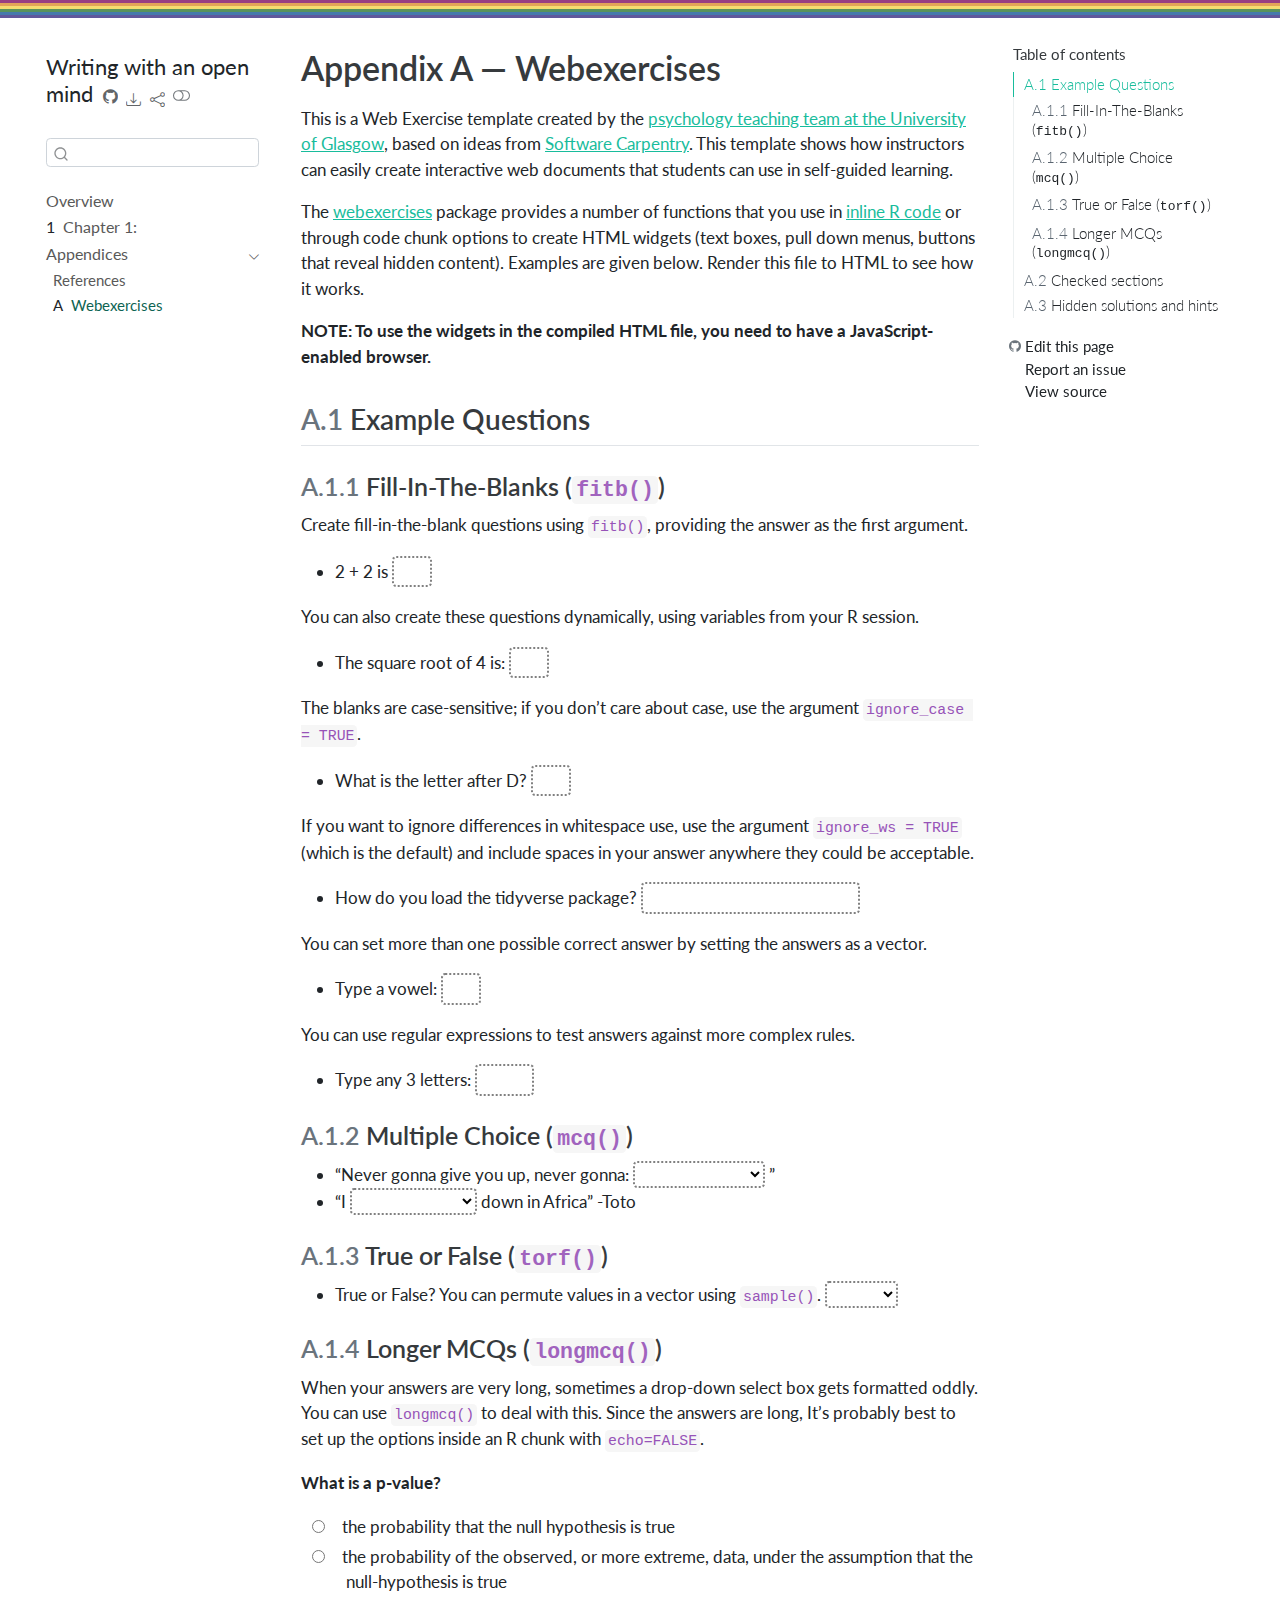
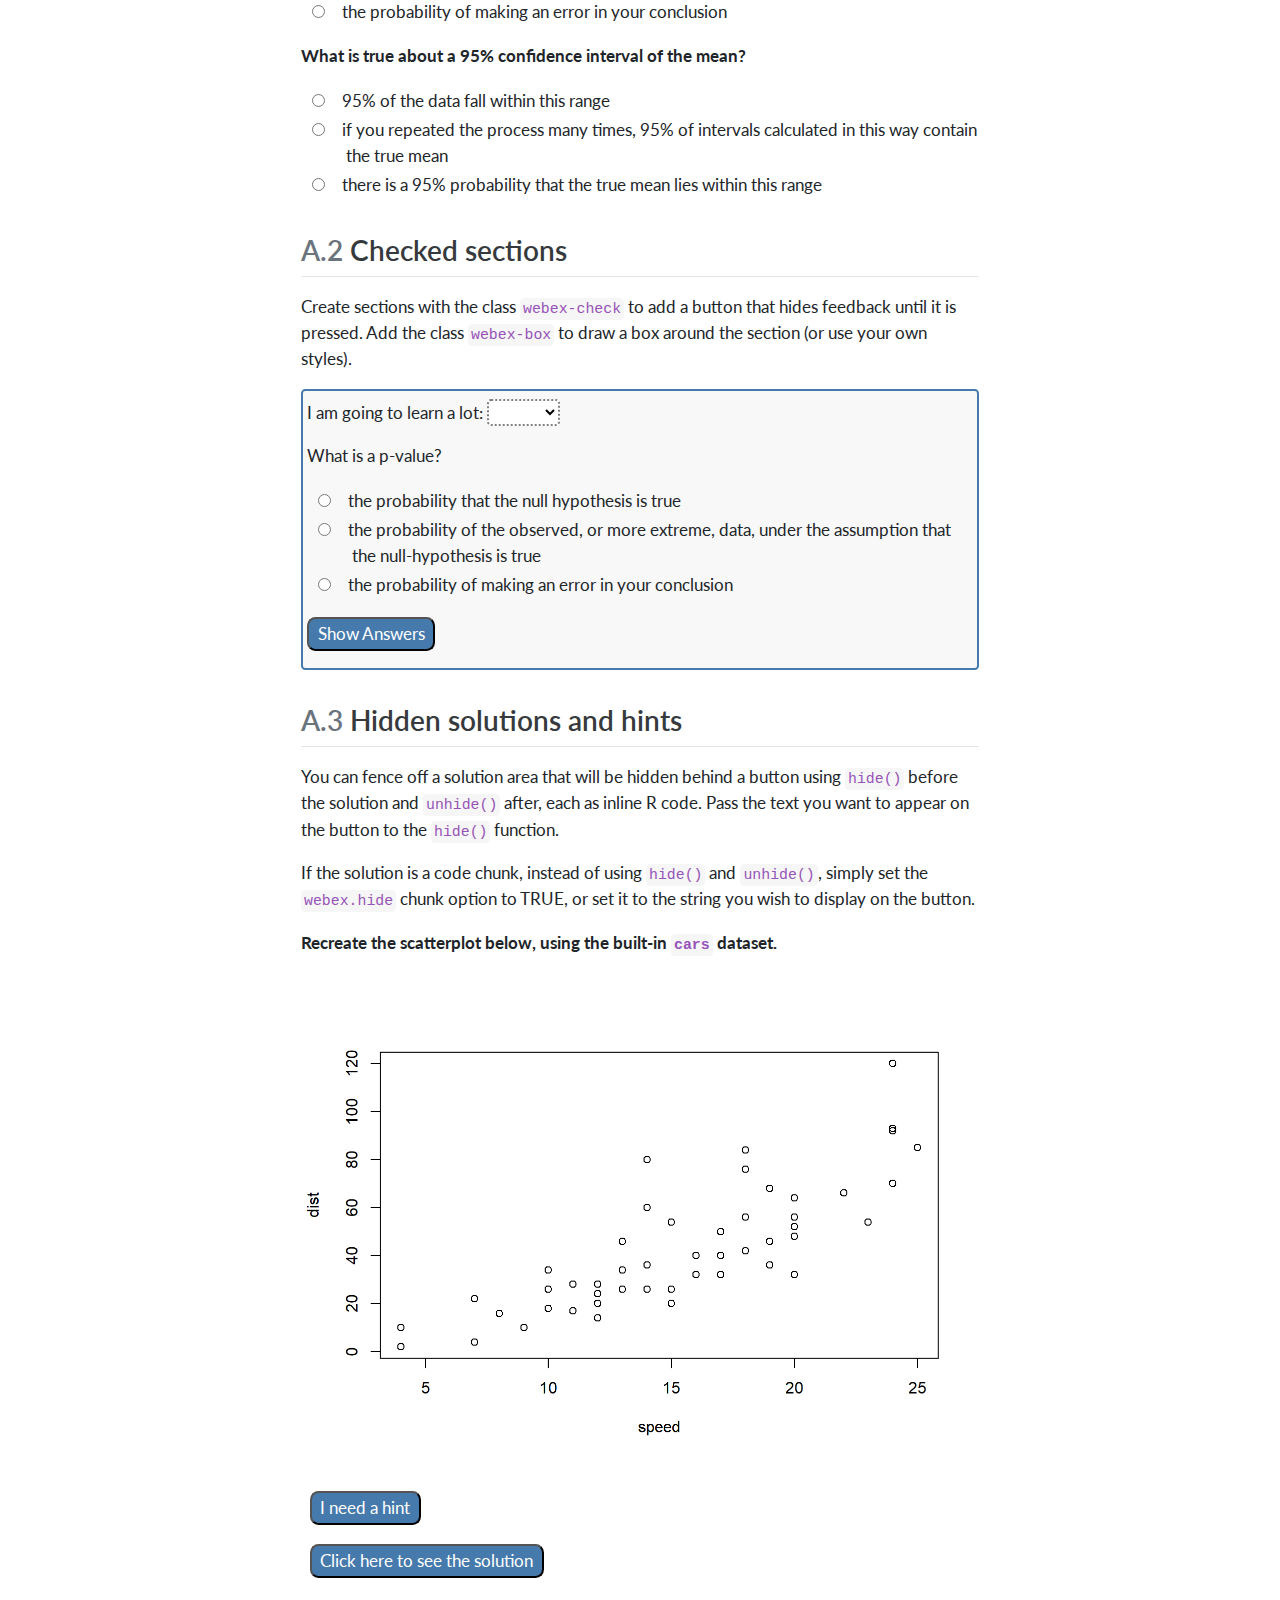
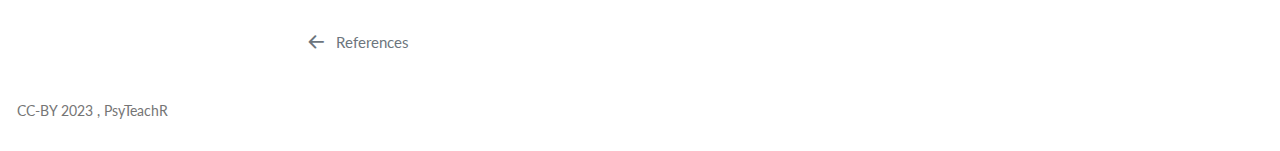
<file: docs/webexercises.html>
<!DOCTYPE html>
<html xmlns="http://www.w3.org/1999/xhtml" lang="en" xml:lang="en"><head>
<meta http-equiv="Content-Type" content="text/html; charset=UTF-8">
<meta charset="utf-8">
<meta name="generator" content="quarto-1.3.353">
<meta name="viewport" content="width=device-width, initial-scale=1.0, user-scalable=yes">
<meta name="description" content="This book is a collection of tutorials that we have developed to support our students in learning to report their projects">
<title>Writing with an open mind - Appendix A — Webexercises</title>
<style>
code{white-space: pre-wrap;}
span.smallcaps{font-variant: small-caps;}
div.columns{display: flex; gap: min(4vw, 1.5em);}
div.column{flex: auto; overflow-x: auto;}
div.hanging-indent{margin-left: 1.5em; text-indent: -1.5em;}
ul.task-list{list-style: none;}
ul.task-list li input[type="checkbox"] {
  width: 0.8em;
  margin: 0 0.8em 0.2em -1em; /* quarto-specific, see https://github.com/quarto-dev/quarto-cli/issues/4556 */ 
  vertical-align: middle;
}
/* CSS for syntax highlighting */
pre > code.sourceCode { white-space: pre; position: relative; }
pre > code.sourceCode > span { display: inline-block; line-height: 1.25; }
pre > code.sourceCode > span:empty { height: 1.2em; }
.sourceCode { overflow: visible; }
code.sourceCode > span { color: inherit; text-decoration: inherit; }
div.sourceCode { margin: 1em 0; }
pre.sourceCode { margin: 0; }
@media screen {
div.sourceCode { overflow: auto; }
}
@media print {
pre > code.sourceCode { white-space: pre-wrap; }
pre > code.sourceCode > span { text-indent: -5em; padding-left: 5em; }
}
pre.numberSource code
  { counter-reset: source-line 0; }
pre.numberSource code > span
  { position: relative; left: -4em; counter-increment: source-line; }
pre.numberSource code > span > a:first-child::before
  { content: counter(source-line);
    position: relative; left: -1em; text-align: right; vertical-align: baseline;
    border: none; display: inline-block;
    -webkit-touch-callout: none; -webkit-user-select: none;
    -khtml-user-select: none; -moz-user-select: none;
    -ms-user-select: none; user-select: none;
    padding: 0 4px; width: 4em;
  }
pre.numberSource { margin-left: 3em;  padding-left: 4px; }
div.sourceCode
  {   }
@media screen {
pre > code.sourceCode > span > a:first-child::before { text-decoration: underline; }
}
</style>

<script src="site_libs/quarto-nav/quarto-nav.js"></script>
<script src="site_libs/quarto-nav/headroom.min.js"></script>
<script src="site_libs/clipboard/clipboard.min.js"></script>
<script src="site_libs/quarto-search/autocomplete.umd.js"></script>
<script src="site_libs/quarto-search/fuse.min.js"></script>
<script src="site_libs/quarto-search/quarto-search.js"></script>
<meta name="quarto:offset" content="./">
<link href="./references.html" rel="prev">
<link href="./images/logos/logo.png" rel="icon" type="image/png">
<script src="site_libs/quarto-html/quarto.js"></script>
<script src="site_libs/quarto-html/popper.min.js"></script>
<script src="site_libs/quarto-html/tippy.umd.min.js"></script>
<script src="site_libs/quarto-html/anchor.min.js"></script>
<link href="site_libs/quarto-html/tippy.css" rel="stylesheet">
<link href="site_libs/quarto-html/quarto-syntax-highlighting.css" rel="stylesheet" class="quarto-color-scheme" id="quarto-text-highlighting-styles">
<link href="site_libs/quarto-html/quarto-syntax-highlighting-dark.css" rel="prefetch" class="quarto-color-scheme quarto-color-alternate" id="quarto-text-highlighting-styles">
<script src="site_libs/bootstrap/bootstrap.min.js"></script>
<link href="site_libs/bootstrap/bootstrap-icons.css" rel="stylesheet">
<link href="site_libs/bootstrap/bootstrap.min.css" rel="stylesheet" class="quarto-color-scheme" id="quarto-bootstrap" data-mode="light">
<link href="site_libs/bootstrap/bootstrap-dark.min.css" rel="prefetch" class="quarto-color-scheme quarto-color-alternate" id="quarto-bootstrap" data-mode="dark"><script id="quarto-search-options" type="application/json">{
  "location": "sidebar",
  "copy-button": false,
  "collapse-after": 3,
  "panel-placement": "start",
  "type": "textbox",
  "limit": 20,
  "language": {
    "search-no-results-text": "No results",
    "search-matching-documents-text": "matching documents",
    "search-copy-link-title": "Copy link to search",
    "search-hide-matches-text": "Hide additional matches",
    "search-more-match-text": "more match in this document",
    "search-more-matches-text": "more matches in this document",
    "search-clear-button-title": "Clear",
    "search-detached-cancel-button-title": "Cancel",
    "search-submit-button-title": "Submit"
  }
}</script><script async="" src="https://www.googletagmanager.com/gtag/js?id=G-6NP3MF25W3"></script><script type="text/javascript">

window.dataLayer = window.dataLayer || [];
function gtag(){dataLayer.push(arguments);}
gtag('js', new Date());
gtag('config', 'G-6NP3MF25W3', { 'anonymize_ip': true});
</script><link rel="stylesheet" href="https://use.fontawesome.com/releases/v5.13.0/css/all.css">
<link rel="stylesheet" href="include/booktem.css">
<link rel="stylesheet" href="include/glossary.css">
<link rel="stylesheet" href="include/style.css">
<link rel="stylesheet" href="open_mind_writing/include/webex.css">
</head>
<body class="nav-sidebar floating">

<div id="quarto-search-results"></div>
  <header id="quarto-header" class="headroom fixed-top"><nav class="quarto-secondary-nav"><div class="container-fluid d-flex">
      <button type="button" class="quarto-btn-toggle btn" data-bs-toggle="collapse" data-bs-target="#quarto-sidebar,#quarto-sidebar-glass" aria-controls="quarto-sidebar" aria-expanded="false" aria-label="Toggle sidebar navigation" onclick="if (window.quartoToggleHeadroom) { window.quartoToggleHeadroom(); }">
        <i class="bi bi-layout-text-sidebar-reverse"></i>
      </button>
      <nav class="quarto-page-breadcrumbs" aria-label="breadcrumb"><ol class="breadcrumb"><li class="breadcrumb-item"><a href="./references.html">Appendices</a></li><li class="breadcrumb-item"><a href="./webexercises.html"><span class="chapter-number">A</span>&nbsp; <span class="chapter-title">Webexercises</span></a></li></ol></nav>
      <a class="flex-grow-1" role="button" data-bs-toggle="collapse" data-bs-target="#quarto-sidebar,#quarto-sidebar-glass" aria-controls="quarto-sidebar" aria-expanded="false" aria-label="Toggle sidebar navigation" onclick="if (window.quartoToggleHeadroom) { window.quartoToggleHeadroom(); }">      
      </a>
      <button type="button" class="btn quarto-search-button" aria-label="Search" onclick="window.quartoOpenSearch();">
        <i class="bi bi-search"></i>
      </button>
    </div>
  </nav></header><!-- content --><div id="quarto-content" class="quarto-container page-columns page-rows-contents page-layout-article">
<!-- sidebar -->
  <nav id="quarto-sidebar" class="sidebar collapse collapse-horizontal sidebar-navigation floating overflow-auto"><div class="pt-lg-2 mt-2 text-left sidebar-header">
    <div class="sidebar-title mb-0 py-0">
      <a href="./">Writing with an open mind</a> 
        <div class="sidebar-tools-main tools-wide">
    <a href="https://github.com/HelenaPaterson/open_mind_writing" title="Source Code" class="quarto-navigation-tool px-1" aria-label="Source Code"><i class="bi bi-github"></i></a>
    <div class="dropdown">
      <a href="" title="Download" id="quarto-navigation-tool-dropdown-0" class="quarto-navigation-tool dropdown-toggle px-1" data-bs-toggle="dropdown" aria-expanded="false" aria-label="Download"><i class="bi bi-download"></i></a>
      <ul class="dropdown-menu" aria-labelledby="quarto-navigation-tool-dropdown-0">
<li>
            <a class="dropdown-item sidebar-tools-main-item" href="./Writing-with-an-open-mind.pdf">
              <i class="bi bi-bi-file-pdf pe-1"></i>
            Download PDF
            </a>
          </li>
          <li>
            <a class="dropdown-item sidebar-tools-main-item" href="./Writing-with-an-open-mind.epub">
              <i class="bi bi-bi-journal pe-1"></i>
            Download ePub
            </a>
          </li>
      </ul>
</div>
    <div class="dropdown">
      <a href="" title="Share" id="quarto-navigation-tool-dropdown-1" class="quarto-navigation-tool dropdown-toggle px-1" data-bs-toggle="dropdown" aria-expanded="false" aria-label="Share"><i class="bi bi-share"></i></a>
      <ul class="dropdown-menu" aria-labelledby="quarto-navigation-tool-dropdown-1">
<li>
            <a class="dropdown-item sidebar-tools-main-item" href="https://twitter.com/intent/tweet?url=%7Curl%7C">
              <i class="bi bi-bi-twitter pe-1"></i>
            Twitter
            </a>
          </li>
          <li>
            <a class="dropdown-item sidebar-tools-main-item" href="https://www.facebook.com/sharer/sharer.php?u=%7Curl%7C">
              <i class="bi bi-bi-facebook pe-1"></i>
            Facebook
            </a>
          </li>
          <li>
            <a class="dropdown-item sidebar-tools-main-item" href="https://www.linkedin.com/sharing/share-offsite/?url=%7Curl%7C">
              <i class="bi bi-bi-linkedin pe-1"></i>
            LinkedIn
            </a>
          </li>
      </ul>
</div>
  <a href="" class="quarto-color-scheme-toggle quarto-navigation-tool  px-1" onclick="window.quartoToggleColorScheme(); return false;" title="Toggle dark mode"><i class="bi"></i></a>
</div>
    </div>
      </div>
        <div class="mt-2 flex-shrink-0 align-items-center">
        <div class="sidebar-search">
        <div id="quarto-search" class="" title="Search"></div>
        </div>
        </div>
    <div class="sidebar-menu-container"> 
    <ul class="list-unstyled mt-1">
<li class="sidebar-item">
  <div class="sidebar-item-container"> 
  <a href="./index.html" class="sidebar-item-text sidebar-link">
 <span class="menu-text">Overview</span></a>
  </div>
</li>
        <li class="sidebar-item">
  <div class="sidebar-item-container"> 
  <a href="./chapter1.html" class="sidebar-item-text sidebar-link">
 <span class="menu-text"><span class="chapter-number">1</span>&nbsp; <span class="chapter-title">Chapter 1:</span></span></a>
  </div>
</li>
        <li class="sidebar-item sidebar-item-section">
      <div class="sidebar-item-container"> 
            <a class="sidebar-item-text sidebar-link text-start" data-bs-toggle="collapse" data-bs-target="#quarto-sidebar-section-1" aria-expanded="true">
 <span class="menu-text">Appendices</span></a>
          <a class="sidebar-item-toggle text-start" data-bs-toggle="collapse" data-bs-target="#quarto-sidebar-section-1" aria-expanded="true" aria-label="Toggle section">
            <i class="bi bi-chevron-right ms-2"></i>
          </a> 
      </div>
      <ul id="quarto-sidebar-section-1" class="collapse list-unstyled sidebar-section depth1 show">
<li class="sidebar-item">
  <div class="sidebar-item-container"> 
  <a href="./references.html" class="sidebar-item-text sidebar-link">
 <span class="menu-text">References</span></a>
  </div>
</li>
          <li class="sidebar-item">
  <div class="sidebar-item-container"> 
  <a href="./webexercises.html" class="sidebar-item-text sidebar-link active">
 <span class="menu-text"><span class="chapter-number">A</span>&nbsp; <span class="chapter-title">Webexercises</span></span></a>
  </div>
</li>
      </ul>
</li>
    </ul>
</div>
</nav><div id="quarto-sidebar-glass" data-bs-toggle="collapse" data-bs-target="#quarto-sidebar,#quarto-sidebar-glass"></div>
<!-- margin-sidebar -->
    <div id="quarto-margin-sidebar" class="sidebar margin-sidebar">
        <nav id="TOC" role="doc-toc" class="toc-active"><h2 id="toc-title">Table of contents</h2>
   
  <ul>
<li>
<a href="#example-questions" id="toc-example-questions" class="nav-link active" data-scroll-target="#example-questions"><span class="header-section-number">A.1</span> Example Questions</a>
  <ul class="collapse">
<li><a href="#fill-in-the-blanks-fitb" id="toc-fill-in-the-blanks-fitb" class="nav-link" data-scroll-target="#fill-in-the-blanks-fitb"><span class="header-section-number">A.1.1</span> Fill-In-The-Blanks (<code>fitb()</code>)</a></li>
  <li><a href="#multiple-choice-mcq" id="toc-multiple-choice-mcq" class="nav-link" data-scroll-target="#multiple-choice-mcq"><span class="header-section-number">A.1.2</span> Multiple Choice (<code>mcq()</code>)</a></li>
  <li><a href="#true-or-false-torf" id="toc-true-or-false-torf" class="nav-link" data-scroll-target="#true-or-false-torf"><span class="header-section-number">A.1.3</span> True or False (<code>torf()</code>)</a></li>
  <li><a href="#longer-mcqs-longmcq" id="toc-longer-mcqs-longmcq" class="nav-link" data-scroll-target="#longer-mcqs-longmcq"><span class="header-section-number">A.1.4</span> Longer MCQs (<code>longmcq()</code>)</a></li>
  </ul>
</li>
  <li><a href="#checked-sections" id="toc-checked-sections" class="nav-link" data-scroll-target="#checked-sections"><span class="header-section-number">A.2</span> Checked sections</a></li>
  <li><a href="#hidden-solutions-and-hints" id="toc-hidden-solutions-and-hints" class="nav-link" data-scroll-target="#hidden-solutions-and-hints"><span class="header-section-number">A.3</span> Hidden solutions and hints</a></li>
  </ul><div class="toc-actions"><div><i class="bi bi-github"></i></div><div class="action-links"><p><a href="https://github.com/HelenaPaterson/open_mind_writing/edit/main/webexercises.qmd" class="toc-action">Edit this page</a></p><p><a href="https://github.com/HelenaPaterson/open_mind_writing/issues/new" class="toc-action">Report an issue</a></p><p><a href="https://github.com/HelenaPaterson/open_mind_writing/blob/main/webexercises.qmd" class="toc-action">View source</a></p></div></div></nav>
    </div>
<!-- main -->
<main class="content" id="quarto-document-content"><header id="title-block-header" class="quarto-title-block default"><div class="quarto-title">
<h1 class="title">Appendix A — Webexercises</h1>
</div>



<div class="quarto-title-meta">

    
  
    
  </div>
  

</header><p>This is a Web Exercise template created by the <a href="http://www.psy.gla.ac.uk">psychology teaching team at the University of Glasgow</a>, based on ideas from <a href="https://software-carpentry.org/lessons/">Software Carpentry</a>. This template shows how instructors can easily create interactive web documents that students can use in self-guided learning.</p>
<p>The <a href="https://github.com/psyteachr/webexercises">webexercises</a> package provides a number of functions that you use in <a href="https://github.com/rstudio/cheatsheets/raw/master/rmarkdown-2.0.pdf">inline R code</a> or through code chunk options to create HTML widgets (text boxes, pull down menus, buttons that reveal hidden content). Examples are given below. Render this file to HTML to see how it works.</p>
<p><strong>NOTE: To use the widgets in the compiled HTML file, you need to have a JavaScript-enabled browser.</strong></p>
<section id="example-questions" class="level2" data-number="A.1"><h2 data-number="A.1" class="anchored" data-anchor-id="example-questions">
<span class="header-section-number">A.1</span> Example Questions</h2>
<section id="fill-in-the-blanks-fitb" class="level3" data-number="A.1.1"><h3 data-number="A.1.1" class="anchored" data-anchor-id="fill-in-the-blanks-fitb">
<span class="header-section-number">A.1.1</span> Fill-In-The-Blanks (<code>fitb()</code>)</h3>
<p>Create fill-in-the-blank questions using <code>fitb()</code>, providing the answer as the first argument.</p>
<ul>
<li>2 + 2 is <input class="webex-solveme nospaces" size="1" data-answer="[&quot;4&quot;]">
</li>
</ul>
<p>You can also create these questions dynamically, using variables from your R session.</p>
<ul>
<li>The square root of 4 is: <input class="webex-solveme nospaces" size="1" data-answer="[&quot;2&quot;]">
</li>
</ul>
<p>The blanks are case-sensitive; if you don’t care about case, use the argument <code>ignore_case = TRUE</code>.</p>
<ul>
<li>What is the letter after D? <input class="webex-solveme nospaces ignorecase" size="1" data-answer="[&quot;E&quot;]">
</li>
</ul>
<p>If you want to ignore differences in whitespace use, use the argument <code>ignore_ws = TRUE</code> (which is the default) and include spaces in your answer anywhere they could be acceptable.</p>
<ul>
<li>How do you load the tidyverse package? <input class="webex-solveme nospaces" size="20" data-answer="[&quot;library( tidyverse )&quot;,&quot;library( \&quot;tidyverse\&quot; )&quot;,&quot;library( 'tidyverse' )&quot;]">
</li>
</ul>
<p>You can set more than one possible correct answer by setting the answers as a vector.</p>
<ul>
<li>Type a vowel: <input class="webex-solveme nospaces ignorecase" size="1" data-answer="[&quot;A&quot;,&quot;E&quot;,&quot;I&quot;,&quot;O&quot;,&quot;U&quot;]">
</li>
</ul>
<p>You can use regular expressions to test answers against more complex rules.</p>
<ul>
<li>Type any 3 letters: <input class="webex-solveme nospaces regex" size="3" data-answer="[&quot;^[a-zA-Z]{3}$&quot;]">
</li>
</ul></section><section id="multiple-choice-mcq" class="level3" data-number="A.1.2"><h3 data-number="A.1.2" class="anchored" data-anchor-id="multiple-choice-mcq">
<span class="header-section-number">A.1.2</span> Multiple Choice (<code>mcq()</code>)</h3>
<ul>
<li>“Never gonna give you up, never gonna: <select class="webex-select"><option value="blank"></option>
<option value="">let you go</option>
<option value="">turn you down</option>
<option value="">run away</option>
<option value="answer">let you down</option></select>”</li>
<li>“I <select class="webex-select"><option value="blank"></option>
<option value="answer">bless the rains</option>
<option value="">guess it rains</option>
<option value="">sense the rain</option></select> down in Africa” -Toto</li>
</ul></section><section id="true-or-false-torf" class="level3" data-number="A.1.3"><h3 data-number="A.1.3" class="anchored" data-anchor-id="true-or-false-torf">
<span class="header-section-number">A.1.3</span> True or False (<code>torf()</code>)</h3>
<ul>
<li>True or False? You can permute values in a vector using <code><a href="https://rdrr.io/r/base/sample.html">sample()</a></code>. <select class="webex-select"><option value="blank"></option>
<option value="answer">TRUE</option>
<option value="">FALSE</option></select>
</li>
</ul></section><section id="longer-mcqs-longmcq" class="level3" data-number="A.1.4"><h3 data-number="A.1.4" class="anchored" data-anchor-id="longer-mcqs-longmcq">
<span class="header-section-number">A.1.4</span> Longer MCQs (<code>longmcq()</code>)</h3>
<p>When your answers are very long, sometimes a drop-down select box gets formatted oddly. You can use <code>longmcq()</code> to deal with this. Since the answers are long, It’s probably best to set up the options inside an R chunk with <code>echo=FALSE</code>.</p>
<p><strong>What is a p-value?</strong></p>
<div id="radio_ZXPWCGUCZU" class="webex-radiogroup">
<label><input type="radio" autocomplete="off" name="radio_ZXPWCGUCZU" value=""><span>the probability that the null hypothesis is true</span></label><label><input type="radio" autocomplete="off" name="radio_ZXPWCGUCZU" value="answer"><span>the probability of the observed, or more extreme, data, under the assumption that the null-hypothesis is true</span></label><label><input type="radio" autocomplete="off" name="radio_ZXPWCGUCZU" value=""><span>the probability of making an error in your conclusion</span></label>
</div>
<p><strong>What is true about a 95% confidence interval of the mean?</strong></p>
<div id="radio_HQVBPETXJE" class="webex-radiogroup">
<label><input type="radio" autocomplete="off" name="radio_HQVBPETXJE" value=""><span>95% of the data fall within this range</span></label><label><input type="radio" autocomplete="off" name="radio_HQVBPETXJE" value="answer"><span>if you repeated the process many times, 95% of intervals calculated in this way contain the true mean</span></label><label><input type="radio" autocomplete="off" name="radio_HQVBPETXJE" value=""><span>there is a 95% probability that the true mean lies within this range</span></label>
</div>
</section></section><section id="checked-sections" class="level2" data-number="A.2"><h2 data-number="A.2" class="anchored" data-anchor-id="checked-sections">
<span class="header-section-number">A.2</span> Checked sections</h2>
<p>Create sections with the class <code>webex-check</code> to add a button that hides feedback until it is pressed. Add the class <code>webex-box</code> to draw a box around the section (or use your own styles).</p>
<div class="webex-check webex-box">
<p>I am going to learn a lot: <select class="webex-select"><option value="blank"></option>
<option value="answer">TRUE</option>
<option value="">FALSE</option></select></p>
<div class="cell" data-layout-align="center">
What is a p-value?
<div id="radio_BTHHBBZIEM" class="webex-radiogroup">
<label><input type="radio" autocomplete="off" name="radio_BTHHBBZIEM" value=""><span>the probability that the null hypothesis is true</span></label><label><input type="radio" autocomplete="off" name="radio_BTHHBBZIEM" value="answer"><span>the probability of the observed, or more extreme, data, under the assumption that the null-hypothesis is true</span></label><label><input type="radio" autocomplete="off" name="radio_BTHHBBZIEM" value=""><span>the probability of making an error in your conclusion</span></label>
</div>
</div>
</div>
</section><section id="hidden-solutions-and-hints" class="level2" data-number="A.3"><h2 data-number="A.3" class="anchored" data-anchor-id="hidden-solutions-and-hints">
<span class="header-section-number">A.3</span> Hidden solutions and hints</h2>
<p>You can fence off a solution area that will be hidden behind a button using <code>hide()</code> before the solution and <code>unhide()</code> after, each as inline R code. Pass the text you want to appear on the button to the <code>hide()</code> function.</p>
<p>If the solution is a code chunk, instead of using <code>hide()</code> and <code>unhide()</code>, simply set the <code>webex.hide</code> chunk option to TRUE, or set it to the string you wish to display on the button.</p>
<p><strong>Recreate the scatterplot below, using the built-in <code>cars</code> dataset.</strong></p>
<div class="cell" data-layout-align="center">
<div class="cell-output-display">
<div class="quarto-figure quarto-figure-center">
<figure class="figure"><p><img src="webexercises_files/figure-html/unnamed-chunk-6-1.png" class="img-fluid figure-img" style="width:100.0%"></p>
</figure>
</div>
</div>
</div>
<div class="webex-solution">
<button>
I need a hint
</button>
<p>See the documentation for <code><a href="https://rdrr.io/r/graphics/plot.default.html">plot()</a></code> (<code><a href="https://rdrr.io/r/graphics/plot.default.html">?plot</a></code>)</p>
</div>
<!-- note: you could also just set webex.hide to TRUE -->
<div class="cell" data-layout-align="center" data-webex.hide="Click here to see the solution">
<div class="webex-solution">
<button>
Click here to see the solution
</button>
<div class="sourceCode cell-code" id="cb1"><pre class="sourceCode numberSource r number-lines code-with-copy"><code class="sourceCode r"><span id="cb1-1"><a href="#cb1-1"></a><span class="fu">plot</span>(cars<span class="sc">$</span>speed, cars<span class="sc">$</span>dist)</span></code><button title="Copy to Clipboard" class="code-copy-button"><i class="bi"></i></button></pre></div>
</div>
</div>


</section></main><!-- /main --><script>
// open rdrr links externally ----

var exlinks = document.querySelectorAll("a[href^='https://rdrr.io']");
var exlink_func = function(){
  window.open(this.href);
  return false;
};
for (var i = 0; i < exlinks.length; i++) {
    exlinks[i].addEventListener('click', exlink_func, false);
}

// visible second sidebar in mobile ----

function move_sidebar() {
  var toc = document.getElementById("TOC");
  var small_sidebar = document.querySelector("#quarto-sidebar .sidebar-menu-container");
  var right_sidebar = document.getElementById("quarto-margin-sidebar");

  if (window.innerWidth < 768) {
    small_sidebar.append(toc);
  } else {
    right_sidebar.append(toc);
  }
}
move_sidebar();
window.onresize = move_sidebar;
</script><script>

/* update total correct if #webex-total_correct exists */
update_total_correct = function() {
  console.log("webex: update total_correct");

  var t = document.getElementsByClassName("webex-total_correct");
  for (var i = 0; i < t.length; i++) {
    p = t[i].parentElement;
    var correct = p.getElementsByClassName("webex-correct").length;
    var solvemes = p.getElementsByClassName("webex-solveme").length;
    var radiogroups = p.getElementsByClassName("webex-radiogroup").length;
    var selects = p.getElementsByClassName("webex-select").length;

    t[i].innerHTML = correct + " of " + (solvemes + radiogroups + selects) + " correct";
  }
}

/* webex-solution button toggling function */
b_func = function() {
  console.log("webex: toggle hide");

  var cl = this.parentElement.classList;
  if (cl.contains('open')) {
    cl.remove("open");
  } else {
    cl.add("open");
  }
}

/* check answers */
check_func = function() {
  console.log("webex: check answers");

  var cl = this.parentElement.classList;
  if (cl.contains('unchecked')) {
    cl.remove("unchecked");
    this.innerHTML = "Hide Answers";
  } else {
    cl.add("unchecked");
    this.innerHTML = "Show Answers";
  }
}

/* function for checking solveme answers */
solveme_func = function(e) {
  console.log("webex: check solveme");

  var real_answers = JSON.parse(this.dataset.answer);
  var my_answer = this.value;
  var cl = this.classList;
  if (cl.contains("ignorecase")) {
    my_answer = my_answer.toLowerCase();
  }
  if (cl.contains("nospaces")) {
    my_answer = my_answer.replace(/ /g, "")
  }

  if (my_answer == "") {
    cl.remove("webex-correct");
    cl.remove("webex-incorrect");
  } else if (real_answers.includes(my_answer)) {
    cl.add("webex-correct");
    cl.remove("webex-incorrect");
  } else {
    cl.add("webex-incorrect");
    cl.remove("webex-correct");
  }

  // match numeric answers within a specified tolerance
  if(this.dataset.tol > 0){
    var tol = JSON.parse(this.dataset.tol);
    var matches = real_answers.map(x => Math.abs(x - my_answer) < tol)
    if (matches.reduce((a, b) => a + b, 0) > 0) {
      cl.add("webex-correct");
    } else {
      cl.remove("webex-correct");
    }
  }

  // added regex bit
  if (cl.contains("regex")){
    answer_regex = RegExp(real_answers.join("|"))
    if (answer_regex.test(my_answer)) {
      cl.add("webex-correct");
    }
  }

  update_total_correct();
}

/* function for checking select answers */
select_func = function(e) {
  console.log("webex: check select");

  var cl = this.classList

  /* add style */
  cl.remove("webex-incorrect");
  cl.remove("webex-correct");
  if (this.value == "answer") {
    cl.add("webex-correct");
  } else if (this.value != "blank") {
    cl.add("webex-incorrect");
  }

  update_total_correct();
}

/* function for checking radiogroups answers */
radiogroups_func = function(e) {
  console.log("webex: check radiogroups");

  var checked_button = document.querySelector('input[name=' + this.id + ']:checked');
  var cl = checked_button.parentElement.classList;
  var labels = checked_button.parentElement.parentElement.children;

  /* get rid of styles */
  for (i = 0; i < labels.length; i++) {
    labels[i].classList.remove("webex-incorrect");
    labels[i].classList.remove("webex-correct");
  }

  /* add style */
  if (checked_button.value == "answer") {
    cl.add("webex-correct");
  } else {
    cl.add("webex-incorrect");
  }

  update_total_correct();
}

window.onload = function() {
  console.log("webex onload");
  /* set up solution buttons */
  var buttons = document.getElementsByTagName("button");

  for (var i = 0; i < buttons.length; i++) {
    if (buttons[i].parentElement.classList.contains('webex-solution')) {
      buttons[i].onclick = b_func;
    }
  }

  var check_sections = document.getElementsByClassName("webex-check");
  console.log("check:", check_sections.length);
  for (var i = 0; i < check_sections.length; i++) {
    check_sections[i].classList.add("unchecked");

    let btn = document.createElement("button");
    btn.innerHTML = "Show Answers";
    btn.classList.add("webex-check-button");
    btn.onclick = check_func;
    check_sections[i].appendChild(btn);

    let spn = document.createElement("span");
    spn.classList.add("webex-total_correct");
    check_sections[i].appendChild(spn);
  }

  /* set up webex-solveme inputs */
  var solveme = document.getElementsByClassName("webex-solveme");

  for (var i = 0; i < solveme.length; i++) {
    /* make sure input boxes don't auto-anything */
    solveme[i].setAttribute("autocomplete","off");
    solveme[i].setAttribute("autocorrect", "off");
    solveme[i].setAttribute("autocapitalize", "off");
    solveme[i].setAttribute("spellcheck", "false");
    solveme[i].value = "";

    /* adjust answer for ignorecase or nospaces */
    var cl = solveme[i].classList;
    var real_answer = solveme[i].dataset.answer;
    if (cl.contains("ignorecase")) {
      real_answer = real_answer.toLowerCase();
    }
    if (cl.contains("nospaces")) {
      real_answer = real_answer.replace(/ /g, "");
    }
    solveme[i].dataset.answer = real_answer;

    /* attach checking function */
    solveme[i].onkeyup = solveme_func;
    solveme[i].onchange = solveme_func;

    solveme[i].insertAdjacentHTML("afterend", " <span class='webex-icon'></span>")
  }

  /* set up radiogroups */
  var radiogroups = document.getElementsByClassName("webex-radiogroup");
  for (var i = 0; i < radiogroups.length; i++) {
    radiogroups[i].onchange = radiogroups_func;
  }

  /* set up selects */
  var selects = document.getElementsByClassName("webex-select");
  for (var i = 0; i < selects.length; i++) {
    selects[i].onchange = select_func;
    selects[i].insertAdjacentHTML("afterend", " <span class='webex-icon'></span>")
  }

  update_total_correct();
}

</script><script id="quarto-html-after-body" type="application/javascript">
window.document.addEventListener("DOMContentLoaded", function (event) {
  const toggleBodyColorMode = (bsSheetEl) => {
    const mode = bsSheetEl.getAttribute("data-mode");
    const bodyEl = window.document.querySelector("body");
    if (mode === "dark") {
      bodyEl.classList.add("quarto-dark");
      bodyEl.classList.remove("quarto-light");
    } else {
      bodyEl.classList.add("quarto-light");
      bodyEl.classList.remove("quarto-dark");
    }
  }
  const toggleBodyColorPrimary = () => {
    const bsSheetEl = window.document.querySelector("link#quarto-bootstrap");
    if (bsSheetEl) {
      toggleBodyColorMode(bsSheetEl);
    }
  }
  toggleBodyColorPrimary();  
  const disableStylesheet = (stylesheets) => {
    for (let i=0; i < stylesheets.length; i++) {
      const stylesheet = stylesheets[i];
      stylesheet.rel = 'prefetch';
    }
  }
  const enableStylesheet = (stylesheets) => {
    for (let i=0; i < stylesheets.length; i++) {
      const stylesheet = stylesheets[i];
      stylesheet.rel = 'stylesheet';
    }
  }
  const manageTransitions = (selector, allowTransitions) => {
    const els = window.document.querySelectorAll(selector);
    for (let i=0; i < els.length; i++) {
      const el = els[i];
      if (allowTransitions) {
        el.classList.remove('notransition');
      } else {
        el.classList.add('notransition');
      }
    }
  }
  const toggleColorMode = (alternate) => {
    // Switch the stylesheets
    const alternateStylesheets = window.document.querySelectorAll('link.quarto-color-scheme.quarto-color-alternate');
    manageTransitions('#quarto-margin-sidebar .nav-link', false);
    if (alternate) {
      enableStylesheet(alternateStylesheets);
      for (const sheetNode of alternateStylesheets) {
        if (sheetNode.id === "quarto-bootstrap") {
          toggleBodyColorMode(sheetNode);
        }
      }
    } else {
      disableStylesheet(alternateStylesheets);
      toggleBodyColorPrimary();
    }
    manageTransitions('#quarto-margin-sidebar .nav-link', true);
    // Switch the toggles
    const toggles = window.document.querySelectorAll('.quarto-color-scheme-toggle');
    for (let i=0; i < toggles.length; i++) {
      const toggle = toggles[i];
      if (toggle) {
        if (alternate) {
          toggle.classList.add("alternate");     
        } else {
          toggle.classList.remove("alternate");
        }
      }
    }
    // Hack to workaround the fact that safari doesn't
    // properly recolor the scrollbar when toggling (#1455)
    if (navigator.userAgent.indexOf('Safari') > 0 && navigator.userAgent.indexOf('Chrome') == -1) {
      manageTransitions("body", false);
      window.scrollTo(0, 1);
      setTimeout(() => {
        window.scrollTo(0, 0);
        manageTransitions("body", true);
      }, 40);  
    }
  }
  const isFileUrl = () => { 
    return window.location.protocol === 'file:';
  }
  const hasAlternateSentinel = () => {  
    let styleSentinel = getColorSchemeSentinel();
    if (styleSentinel !== null) {
      return styleSentinel === "alternate";
    } else {
      return false;
    }
  }
  const setStyleSentinel = (alternate) => {
    const value = alternate ? "alternate" : "default";
    if (!isFileUrl()) {
      window.localStorage.setItem("quarto-color-scheme", value);
    } else {
      localAlternateSentinel = value;
    }
  }
  const getColorSchemeSentinel = () => {
    if (!isFileUrl()) {
      const storageValue = window.localStorage.getItem("quarto-color-scheme");
      return storageValue != null ? storageValue : localAlternateSentinel;
    } else {
      return localAlternateSentinel;
    }
  }
  let localAlternateSentinel = 'default';
  // Dark / light mode switch
  window.quartoToggleColorScheme = () => {
    // Read the current dark / light value 
    let toAlternate = !hasAlternateSentinel();
    toggleColorMode(toAlternate);
    setStyleSentinel(toAlternate);
  };
  // Ensure there is a toggle, if there isn't float one in the top right
  if (window.document.querySelector('.quarto-color-scheme-toggle') === null) {
    const a = window.document.createElement('a');
    a.classList.add('top-right');
    a.classList.add('quarto-color-scheme-toggle');
    a.href = "";
    a.onclick = function() { try { window.quartoToggleColorScheme(); } catch {} return false; };
    const i = window.document.createElement("i");
    i.classList.add('bi');
    a.appendChild(i);
    window.document.body.appendChild(a);
  }
  // Switch to dark mode if need be
  if (hasAlternateSentinel()) {
    toggleColorMode(true);
  } else {
    toggleColorMode(false);
  }
  const icon = "";
  const anchorJS = new window.AnchorJS();
  anchorJS.options = {
    placement: 'right',
    icon: icon
  };
  anchorJS.add('.anchored');
  const isCodeAnnotation = (el) => {
    for (const clz of el.classList) {
      if (clz.startsWith('code-annotation-')) {                     
        return true;
      }
    }
    return false;
  }
  const clipboard = new window.ClipboardJS('.code-copy-button', {
    text: function(trigger) {
      const codeEl = trigger.previousElementSibling.cloneNode(true);
      for (const childEl of codeEl.children) {
        if (isCodeAnnotation(childEl)) {
          childEl.remove();
        }
      }
      return codeEl.innerText;
    }
  });
  clipboard.on('success', function(e) {
    // button target
    const button = e.trigger;
    // don't keep focus
    button.blur();
    // flash "checked"
    button.classList.add('code-copy-button-checked');
    var currentTitle = button.getAttribute("title");
    button.setAttribute("title", "Copied!");
    let tooltip;
    if (window.bootstrap) {
      button.setAttribute("data-bs-toggle", "tooltip");
      button.setAttribute("data-bs-placement", "left");
      button.setAttribute("data-bs-title", "Copied!");
      tooltip = new bootstrap.Tooltip(button, 
        { trigger: "manual", 
          customClass: "code-copy-button-tooltip",
          offset: [0, -8]});
      tooltip.show();    
    }
    setTimeout(function() {
      if (tooltip) {
        tooltip.hide();
        button.removeAttribute("data-bs-title");
        button.removeAttribute("data-bs-toggle");
        button.removeAttribute("data-bs-placement");
      }
      button.setAttribute("title", currentTitle);
      button.classList.remove('code-copy-button-checked');
    }, 1000);
    // clear code selection
    e.clearSelection();
  });
  function tippyHover(el, contentFn) {
    const config = {
      allowHTML: true,
      content: contentFn,
      maxWidth: 500,
      delay: 100,
      arrow: false,
      appendTo: function(el) {
          return el.parentElement;
      },
      interactive: true,
      interactiveBorder: 10,
      theme: 'quarto',
      placement: 'bottom-start'
    };
    window.tippy(el, config); 
  }
  const noterefs = window.document.querySelectorAll('a[role="doc-noteref"]');
  for (var i=0; i<noterefs.length; i++) {
    const ref = noterefs[i];
    tippyHover(ref, function() {
      // use id or data attribute instead here
      let href = ref.getAttribute('data-footnote-href') || ref.getAttribute('href');
      try { href = new URL(href).hash; } catch {}
      const id = href.replace(/^#\/?/, "");
      const note = window.document.getElementById(id);
      return note.innerHTML;
    });
  }
      let selectedAnnoteEl;
      const selectorForAnnotation = ( cell, annotation) => {
        let cellAttr = 'data-code-cell="' + cell + '"';
        let lineAttr = 'data-code-annotation="' +  annotation + '"';
        const selector = 'span[' + cellAttr + '][' + lineAttr + ']';
        return selector;
      }
      const selectCodeLines = (annoteEl) => {
        const doc = window.document;
        const targetCell = annoteEl.getAttribute("data-target-cell");
        const targetAnnotation = annoteEl.getAttribute("data-target-annotation");
        const annoteSpan = window.document.querySelector(selectorForAnnotation(targetCell, targetAnnotation));
        const lines = annoteSpan.getAttribute("data-code-lines").split(",");
        const lineIds = lines.map((line) => {
          return targetCell + "-" + line;
        })
        let top = null;
        let height = null;
        let parent = null;
        if (lineIds.length > 0) {
            //compute the position of the single el (top and bottom and make a div)
            const el = window.document.getElementById(lineIds[0]);
            top = el.offsetTop;
            height = el.offsetHeight;
            parent = el.parentElement.parentElement;
          if (lineIds.length > 1) {
            const lastEl = window.document.getElementById(lineIds[lineIds.length - 1]);
            const bottom = lastEl.offsetTop + lastEl.offsetHeight;
            height = bottom - top;
          }
          if (top !== null && height !== null && parent !== null) {
            // cook up a div (if necessary) and position it 
            let div = window.document.getElementById("code-annotation-line-highlight");
            if (div === null) {
              div = window.document.createElement("div");
              div.setAttribute("id", "code-annotation-line-highlight");
              div.style.position = 'absolute';
              parent.appendChild(div);
            }
            div.style.top = top - 2 + "px";
            div.style.height = height + 4 + "px";
            let gutterDiv = window.document.getElementById("code-annotation-line-highlight-gutter");
            if (gutterDiv === null) {
              gutterDiv = window.document.createElement("div");
              gutterDiv.setAttribute("id", "code-annotation-line-highlight-gutter");
              gutterDiv.style.position = 'absolute';
              const codeCell = window.document.getElementById(targetCell);
              const gutter = codeCell.querySelector('.code-annotation-gutter');
              gutter.appendChild(gutterDiv);
            }
            gutterDiv.style.top = top - 2 + "px";
            gutterDiv.style.height = height + 4 + "px";
          }
          selectedAnnoteEl = annoteEl;
        }
      };
      const unselectCodeLines = () => {
        const elementsIds = ["code-annotation-line-highlight", "code-annotation-line-highlight-gutter"];
        elementsIds.forEach((elId) => {
          const div = window.document.getElementById(elId);
          if (div) {
            div.remove();
          }
        });
        selectedAnnoteEl = undefined;
      };
      // Attach click handler to the DT
      const annoteDls = window.document.querySelectorAll('dt[data-target-cell]');
      for (const annoteDlNode of annoteDls) {
        annoteDlNode.addEventListener('click', (event) => {
          const clickedEl = event.target;
          if (clickedEl !== selectedAnnoteEl) {
            unselectCodeLines();
            const activeEl = window.document.querySelector('dt[data-target-cell].code-annotation-active');
            if (activeEl) {
              activeEl.classList.remove('code-annotation-active');
            }
            selectCodeLines(clickedEl);
            clickedEl.classList.add('code-annotation-active');
          } else {
            // Unselect the line
            unselectCodeLines();
            clickedEl.classList.remove('code-annotation-active');
          }
        });
      }
  const findCites = (el) => {
    const parentEl = el.parentElement;
    if (parentEl) {
      const cites = parentEl.dataset.cites;
      if (cites) {
        return {
          el,
          cites: cites.split(' ')
        };
      } else {
        return findCites(el.parentElement)
      }
    } else {
      return undefined;
    }
  };
  var bibliorefs = window.document.querySelectorAll('a[role="doc-biblioref"]');
  for (var i=0; i<bibliorefs.length; i++) {
    const ref = bibliorefs[i];
    const citeInfo = findCites(ref);
    if (citeInfo) {
      tippyHover(citeInfo.el, function() {
        var popup = window.document.createElement('div');
        citeInfo.cites.forEach(function(cite) {
          var citeDiv = window.document.createElement('div');
          citeDiv.classList.add('hanging-indent');
          citeDiv.classList.add('csl-entry');
          var biblioDiv = window.document.getElementById('ref-' + cite);
          if (biblioDiv) {
            citeDiv.innerHTML = biblioDiv.innerHTML;
          }
          popup.appendChild(citeDiv);
        });
        return popup.innerHTML;
      });
    }
  }
});
</script><nav class="page-navigation"><div class="nav-page nav-page-previous">
      <a href="./references.html" class="pagination-link">
        <i class="bi bi-arrow-left-short"></i> <span class="nav-page-text">References</span>
      </a>          
  </div>
  <div class="nav-page nav-page-next">
  </div>
</nav>
</div> <!-- /content -->
<footer class="footer"><div class="nav-footer">
    <div class="nav-footer-left">CC-BY 2023 , PsyTeachR</div>   
    <div class="nav-footer-center">
      &nbsp;
    </div>
    <div class="nav-footer-right">
      &nbsp;
    </div>
  </div>
</footer>


</body></html>
</file>
<file: docs/site_libs/quarto-html/tippy.css>
.tippy-box[data-animation=fade][data-state=hidden]{opacity:0}[data-tippy-root]{max-width:calc(100vw - 10px)}.tippy-box{position:relative;background-color:#333;color:#fff;border-radius:4px;font-size:14px;line-height:1.4;white-space:normal;outline:0;transition-property:transform,visibility,opacity}.tippy-box[data-placement^=top]>.tippy-arrow{bottom:0}.tippy-box[data-placement^=top]>.tippy-arrow:before{bottom:-7px;left:0;border-width:8px 8px 0;border-top-color:initial;transform-origin:center top}.tippy-box[data-placement^=bottom]>.tippy-arrow{top:0}.tippy-box[data-placement^=bottom]>.tippy-arrow:before{top:-7px;left:0;border-width:0 8px 8px;border-bottom-color:initial;transform-origin:center bottom}.tippy-box[data-placement^=left]>.tippy-arrow{right:0}.tippy-box[data-placement^=left]>.tippy-arrow:before{border-width:8px 0 8px 8px;border-left-color:initial;right:-7px;transform-origin:center left}.tippy-box[data-placement^=right]>.tippy-arrow{left:0}.tippy-box[data-placement^=right]>.tippy-arrow:before{left:-7px;border-width:8px 8px 8px 0;border-right-color:initial;transform-origin:center right}.tippy-box[data-inertia][data-state=visible]{transition-timing-function:cubic-bezier(.54,1.5,.38,1.11)}.tippy-arrow{width:16px;height:16px;color:#333}.tippy-arrow:before{content:"";position:absolute;border-color:transparent;border-style:solid}.tippy-content{position:relative;padding:5px 9px;z-index:1}
</file>
<file: docs/site_libs/quarto-html/quarto-syntax-highlighting.css>
/* quarto syntax highlight colors */
:root {
  --quarto-hl-ot-color: #d91e18;
  --quarto-hl-at-color: #a55a00;
  --quarto-hl-ss-color: #008000;
  --quarto-hl-an-color: #696969;
  --quarto-hl-fu-color: #06287e;
  --quarto-hl-st-color: #008000;
  --quarto-hl-cf-color: #d91e18;
  --quarto-hl-op-color: #00769e;
  --quarto-hl-er-color: #7928a1;
  --quarto-hl-bn-color: #7928a1;
  --quarto-hl-al-color: #7928a1;
  --quarto-hl-va-color: #a55a00;
  --quarto-hl-bu-color: inherit;
  --quarto-hl-ex-color: inherit;
  --quarto-hl-pp-color: #7928a1;
  --quarto-hl-in-color: #696969;
  --quarto-hl-vs-color: #008000;
  --quarto-hl-wa-color: #696969;
  --quarto-hl-do-color: #696969;
  --quarto-hl-im-color: inherit;
  --quarto-hl-ch-color: #008000;
  --quarto-hl-dt-color: #7928a1;
  --quarto-hl-fl-color: #a55a00;
  --quarto-hl-co-color: #696969;
  --quarto-hl-cv-color: #696969;
  --quarto-hl-cn-color: #d91e18;
  --quarto-hl-sc-color: #00769e;
  --quarto-hl-dv-color: #7928a1;
  --quarto-hl-kw-color: #d91e18;
}

/* other quarto variables */
:root {
  --quarto-font-monospace: SFMono-Regular, Menlo, Monaco, Consolas, "Liberation Mono", "Courier New", monospace;
}

pre > code.sourceCode > span {
  color: #545454;
}

code span {
  color: #545454;
}

code.sourceCode > span {
  color: #545454;
}

div.sourceCode,
div.sourceCode pre.sourceCode {
  color: #545454;
}

code span.ot {
  color: #d91e18;
  font-style: inherit;
}

code span.at {
  color: #a55a00;
  font-style: inherit;
}

code span.ss {
  color: #008000;
  font-style: inherit;
}

code span.an {
  color: #696969;
  font-style: inherit;
}

code span.fu {
  color: #06287e;
  font-style: inherit;
}

code span.st {
  color: #008000;
  font-style: inherit;
}

code span.cf {
  color: #d91e18;
  font-style: inherit;
}

code span.op {
  color: #00769e;
  font-style: inherit;
}

code span.er {
  color: #7928a1;
  font-style: inherit;
}

code span.bn {
  color: #7928a1;
  font-style: inherit;
}

code span.al {
  color: #7928a1;
  font-style: inherit;
}

code span.va {
  color: #a55a00;
  font-style: inherit;
}

code span.bu {
  font-style: inherit;
}

code span.ex {
  font-style: inherit;
}

code span.pp {
  color: #7928a1;
  font-style: inherit;
}

code span.in {
  color: #696969;
  font-style: inherit;
}

code span.vs {
  color: #008000;
  font-style: inherit;
}

code span.wa {
  color: #696969;
  font-style: italic;
}

code span.do {
  color: #696969;
  font-style: italic;
}

code span.im {
  font-style: inherit;
}

code span.ch {
  color: #008000;
  font-style: inherit;
}

code span.dt {
  color: #7928a1;
  font-style: inherit;
}

code span.fl {
  color: #a55a00;
  font-style: inherit;
}

code span.co {
  color: #696969;
  font-style: inherit;
}

code span.cv {
  color: #696969;
  font-style: italic;
}

code span.cn {
  color: #d91e18;
  font-style: inherit;
}

code span.sc {
  color: #00769e;
  font-style: inherit;
}

code span.dv {
  color: #7928a1;
  font-style: inherit;
}

code span.kw {
  color: #d91e18;
  font-style: inherit;
}

.prevent-inlining {
  content: "</";
}

/*# sourceMappingURL=debc5d5d77c3f9108843748ff7464032.css.map */
</file>
<file: docs/site_libs/quarto-html/quarto-syntax-highlighting-dark.css>
/* quarto syntax highlight colors */
:root {
  --quarto-hl-ot-color: #ffa07a;
  --quarto-hl-at-color: #ffd700;
  --quarto-hl-ss-color: #abe338;
  --quarto-hl-an-color: #d4d0ab;
  --quarto-hl-fu-color: #ffd700;
  --quarto-hl-st-color: #abe338;
  --quarto-hl-cf-color: #ffa07a;
  --quarto-hl-op-color: #00e0e0;
  --quarto-hl-er-color: #dcc6e0;
  --quarto-hl-bn-color: #dcc6e0;
  --quarto-hl-al-color: #dcc6e0;
  --quarto-hl-va-color: #f5ab35;
  --quarto-hl-bu-color: #f5ab35;
  --quarto-hl-ex-color: #ffd700;
  --quarto-hl-pp-color: #dcc6e0;
  --quarto-hl-in-color: #d4d0ab;
  --quarto-hl-vs-color: #abe338;
  --quarto-hl-wa-color: #d4d0ab;
  --quarto-hl-do-color: #d4d0ab;
  --quarto-hl-im-color: #f8f8f2;
  --quarto-hl-ch-color: #abe338;
  --quarto-hl-dt-color: #dcc6e0;
  --quarto-hl-fl-color: #f5ab35;
  --quarto-hl-co-color: #d4d0ab;
  --quarto-hl-cv-color: #d4d0ab;
  --quarto-hl-cn-color: #ffa07a;
  --quarto-hl-sc-color: #00e0e0;
  --quarto-hl-dv-color: #dcc6e0;
  --quarto-hl-kw-color: #ffa07a;
}

/* other quarto variables */
:root {
  --quarto-font-monospace: SFMono-Regular, Menlo, Monaco, Consolas, "Liberation Mono", "Courier New", monospace;
}

pre > code.sourceCode > span {
  color: #f8f8f2;
}

code span {
  color: #f8f8f2;
}

code.sourceCode > span {
  color: #f8f8f2;
}

div.sourceCode,
div.sourceCode pre.sourceCode {
  color: #f8f8f2;
}

code span.ot {
  color: #ffa07a;
  font-style: inherit;
}

code span.at {
  color: #ffd700;
  font-style: inherit;
}

code span.ss {
  color: #abe338;
  font-style: inherit;
}

code span.an {
  color: #d4d0ab;
  font-style: inherit;
}

code span.fu {
  color: #ffd700;
  font-style: inherit;
}

code span.st {
  color: #abe338;
  font-style: inherit;
}

code span.cf {
  color: #ffa07a;
  font-style: inherit;
}

code span.op {
  color: #00e0e0;
  font-style: inherit;
}

code span.er {
  color: #dcc6e0;
  font-style: inherit;
}

code span.bn {
  color: #dcc6e0;
  font-style: inherit;
}

code span.al {
  color: #dcc6e0;
  font-style: inherit;
}

code span.va {
  color: #f5ab35;
  font-style: inherit;
}

code span.bu {
  color: #f5ab35;
  font-style: inherit;
}

code span.ex {
  color: #ffd700;
  font-style: inherit;
}

code span.pp {
  color: #dcc6e0;
  font-style: inherit;
}

code span.in {
  color: #d4d0ab;
  font-style: inherit;
}

code span.vs {
  color: #abe338;
  font-style: inherit;
}

code span.wa {
  color: #d4d0ab;
  font-style: italic;
}

code span.do {
  color: #d4d0ab;
  font-style: italic;
}

code span.im {
  color: #f8f8f2;
  font-style: inherit;
}

code span.ch {
  color: #abe338;
  font-style: inherit;
}

code span.dt {
  color: #dcc6e0;
  font-style: inherit;
}

code span.fl {
  color: #f5ab35;
  font-style: inherit;
}

code span.co {
  color: #d4d0ab;
  font-style: inherit;
}

code span.cv {
  color: #d4d0ab;
  font-style: italic;
}

code span.cn {
  color: #ffa07a;
  font-style: inherit;
}

code span.sc {
  color: #00e0e0;
  font-style: inherit;
}

code span.dv {
  color: #dcc6e0;
  font-style: inherit;
}

code span.kw {
  color: #ffa07a;
  font-style: inherit;
}

.prevent-inlining {
  content: "</";
}

/*# sourceMappingURL=935a306eefa94366c21e1a970dddb765.css.map */
</file>
<file: docs/include/booktem.css>
/* booktem default styles. Do not edit this unless you are sure what you're doing */
/* (edit style.css, dark.css and light.css for your own book styles) */

:root {
  --highlight: grey;
}

/* style right menu on narrow screens */
/* works with move_sidebar() in script.js */
@media screen and (max-width: 767.98px) {
  #TOC, #quarto-sidebar .sidebar-menu-container ul.mt-1 {
    width: 49%;
    padding:0;
    float: left;
    display: inline-block;
    vertical-align: text-top;
  }
}

.cell-output code {
  white-space: pre-wrap;
  border: 1px solid grey;
  padding: 1em;
}

div.sourceCode {
  clear: both;
}

div.sourceCode + pre:not(.sourceCode) {
  background-color: #FBFBFB;
  background-image: none;
  border: 0.5px solid #BBB;
}

/* give references a hanging indent */
.csl-entry {
  padding-left: 2em ;
  text-indent: -2em ;
}



img { max-width: 100%; }


/* wrap code */
pre {
    white-space: pre-wrap;       /* Since CSS 2.1 */
    white-space: -moz-pre-wrap;  /* Mozilla, since 1999 */
    white-space: -pre-wrap;      /* Opera 4-6 */
    white-space: -o-pre-wrap;    /* Opera 7 */
    word-wrap: break-word;       /* Internet Explorer 5.5+ */
}

/* fix code wrap with line numbers */
pre > code.sourceCode > span {
  text-indent: -4em;
  padding-left: 4em;
}

/* special styles */

.terminal {
  background-color: #88888811;
  border: 5px solid #D6DADC;
  padding: 0.5em 1em 0 1em;
  margin-bottom: 0.5em;
}

if {
  display: inline;
  font-weight: 900;
  font-size: 90%;
  background-color: #00FF0011;
  padding: 0.125rem 0.25rem;
  border-radius: 0.25rem;
}

pkg {
  font-weight: 600;
  color: inherit;
  background-color: transparent;
}
pkg::before { content: "{"; }
pkg::after { content: "}"; }

/* verbatim code chunks with ```{r ...} at top */

div.verbatim {
  border: 1px solid rgb(238, 238, 238);
  padding: 0.25em 0 0 0;
  border-radius: 3.2px;
  margin: 0 -0.5rem 1rem -0.5rem;
  font-family: SFMono-Regular, Menlo, Monaco, Consolas, "Liberation Mono", "Courier New", monospace;
}

div.verbatim code {
  border: none !important;
  font-size: 100% !important;
  display: block;
}

div.verbatim pre.sourceCode.r {
  border: none !important;
}

div.verbatim {
  background-color: rgb(247, 247, 247) !important;
}

div.verbatim * {
  background-color: transparent !important;
}

div.verbatim div.sourceCode {
  margin: 0 !important;
  padding: 0 !important;
}
div.verbatim pre.sourceCode {
  margin: 0 !important;
  padding: 0 1em !important;
}



/* mac and PC icons */
mac, pc {
  display: inline;
  border: 1px solid;
  border-radius: 0.25rem;
  padding: 0.125rem 0.25rem 0;
  font-family: monospace;
  font-size: 90%;
  white-space: nowrap;
}

mac { border-color: #a3aaae; }
pc { border-color: #46A7E2; }

mac::before, pc::before {
  margin-right: 0.25rem;
  font-family:"bootstrap-icons";
}
mac::before {
  color: #a3aaae;
  content:"\F65B";
}

pc::before {
  color: #46A7E2;
  content:"\F65E";
}
</file>
<file: docs/include/glossary.css>
a.glossary {
  color: purple;
  text-decoration: underline;
  cursor: help;
  position: relative;
}

/* only needed for popup = "click" */
/* popup-definition */
a.glossary .def {
  display: none;
  position: absolute;
  z-index: 1;
  width: 200px;
  bottom: 100%;
  left: 50%;
  margin-left: -100px;
  background-color: #333;
  color: white;
  padding: 5px;
  border-radius: 6px;
}
/* show on click */
a.glossary:active .def {
  display: inline-block;
}
/* triangle arrow */
a.glossary:active .def::after {
  content: ' ';
  position: absolute;
  top: 100%;
  left: 50%;
  margin-left: -5px;
  border-width: 5px;
  border-style: solid;
  border-color: #333 transparent transparent transparent;
}
</file>
<file: docs/include/style.css>
/* edit this file to add custom styles */

.inline-figure { border: none; }
.quarto-cover-image { display: block; }
/* named colours */
:root {
  --pink: #983E82;
  --orange: #E2A458;
  --yellow: #F5DC70;
  --green: #59935B;
  --blue: #467AAC;
  --purple: #61589C;
}

/* rainbow borders */
body {
  margin-top: 18px;
  box-shadow:
    0 -3px 0 0px var(--purple),
    0 -6px 0 0px var(--blue),
    0 -9px 0 0px var(--green),
    0 -12px 0 0px var(--yellow),
    0 -15px 0 0px var(--orange),
    0 -18px 0 0px var(--pink);
}
</file>
<file: docs/open_mind_writing/include/webex.css>
:root {
  --incorrect: #983E82;
  --incorrect_alpha: #edaddd;
  --correct: #59935B;
  --correct_alpha: #c0edc2;
  --highlight: #467AAC;
}

.webex-check {}

.webex-box {
  border: 2px solid var(--highlight);
  padding: 0.5em 0.25em;
  margin: 1em 0;
  border-radius: .25em;
  background-color: rgba(127, 127, 127, 0.05);
}

.webex-total_correct {
  margin-left: 1em;
}

.unchecked .webex-total_correct {
  display: none;
}

.unchecked .webex-incorrect,
.unchecked .webex-correct {
  border: 2px dotted grey !important;
  background-color: white !important;
}

/* styles for webex-solveme */
.webex-select, input.webex-solveme,
.unchecked .webex-radiogroup label.webex-incorrect,
.unchecked .webex-radiogroup label.webex-correct{
    border: 2px dotted grey;
    background-color: white;
    border-radius: 0.25em;
}

.webex-incorrect,
input.webex-solveme.webex-incorrect,
.webex-radiogroup label.webex-incorrect {
    border: 2px dotted var(--incorrect);
    background-color: var(--incorrect_alpha);
    color: black;
    border-radius: 0.25em;
}
.webex-correct,
input.webex-solveme.webex-correct,
.webex-radiogroup label.webex-correct {
    border: 2px solid var(--correct);
    background-color: var(--correct_alpha);
    color: black;
    border-radius: 0.25em;
}

.unchecked .webex-incorrect span::before,
.unchecked .webex-incorrect + .webex-icon::after,
.unchecked .webex-correct span::before,
.unchecked .webex-correct + .webex-icon::after {
  content: "  ";
}

.webex-incorrect span::before,
.webex-incorrect + .webex-icon::after {
  content: "\274C  ";
}

.webex-correct span::before,
.webex-correct + .webex-icon::after {
  content: "\2705  ";
}


/* styles for hidden solutions */
.webex-solution {
    height: 2.5em;
    overflow-y: hidden;
    padding: 0.5em;
    margin-bottom: 10px;
}
.webex-solution.open {
    height: auto;
    border: 2px solid var(--highlight);
    border-radius: 5px;
}
.webex-solution button, .webex-check-button {
    height: 2em;
    margin-bottom: 0.5em;
    border-radius: 0.5em;
    background-color: var(--highlight);
    color: white;
    padding: 0 0.5em;
}
.webex-solution pre.sourceCode {
    border-color: var(--correct);
}

.webex-radiogroup label {
  margin-left: 2em;
  text-indent: -1em;
  padding-left: 0.5em;
  font-weight: 400;
  display: block;
  border: 2px solid rgba(255, 255, 255, 0);
  background-color: inherit;
  border-radius: 0.25em;
}

.webex-radiogroup label input {
  position: relative;
  left: -1em;
}

.webex-radiogroup {
  margin: 1em 0;
}
</file>
